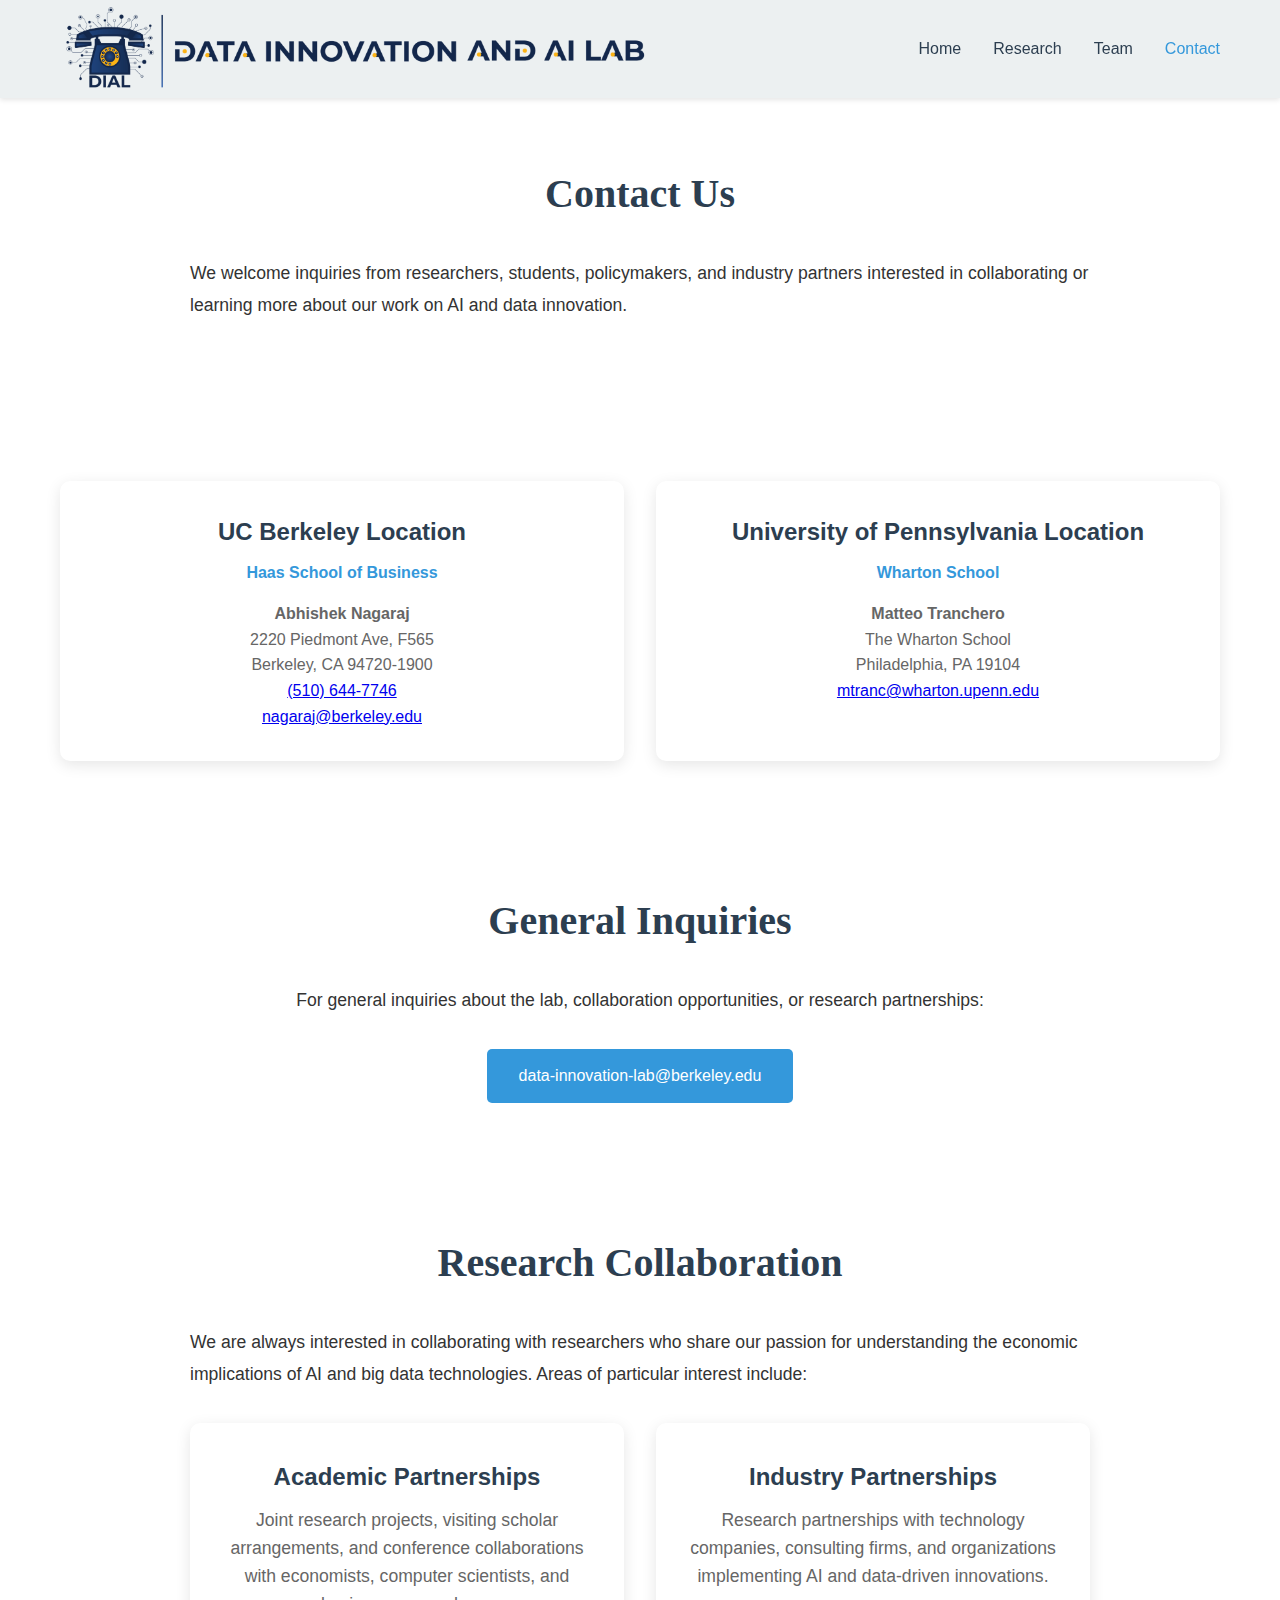
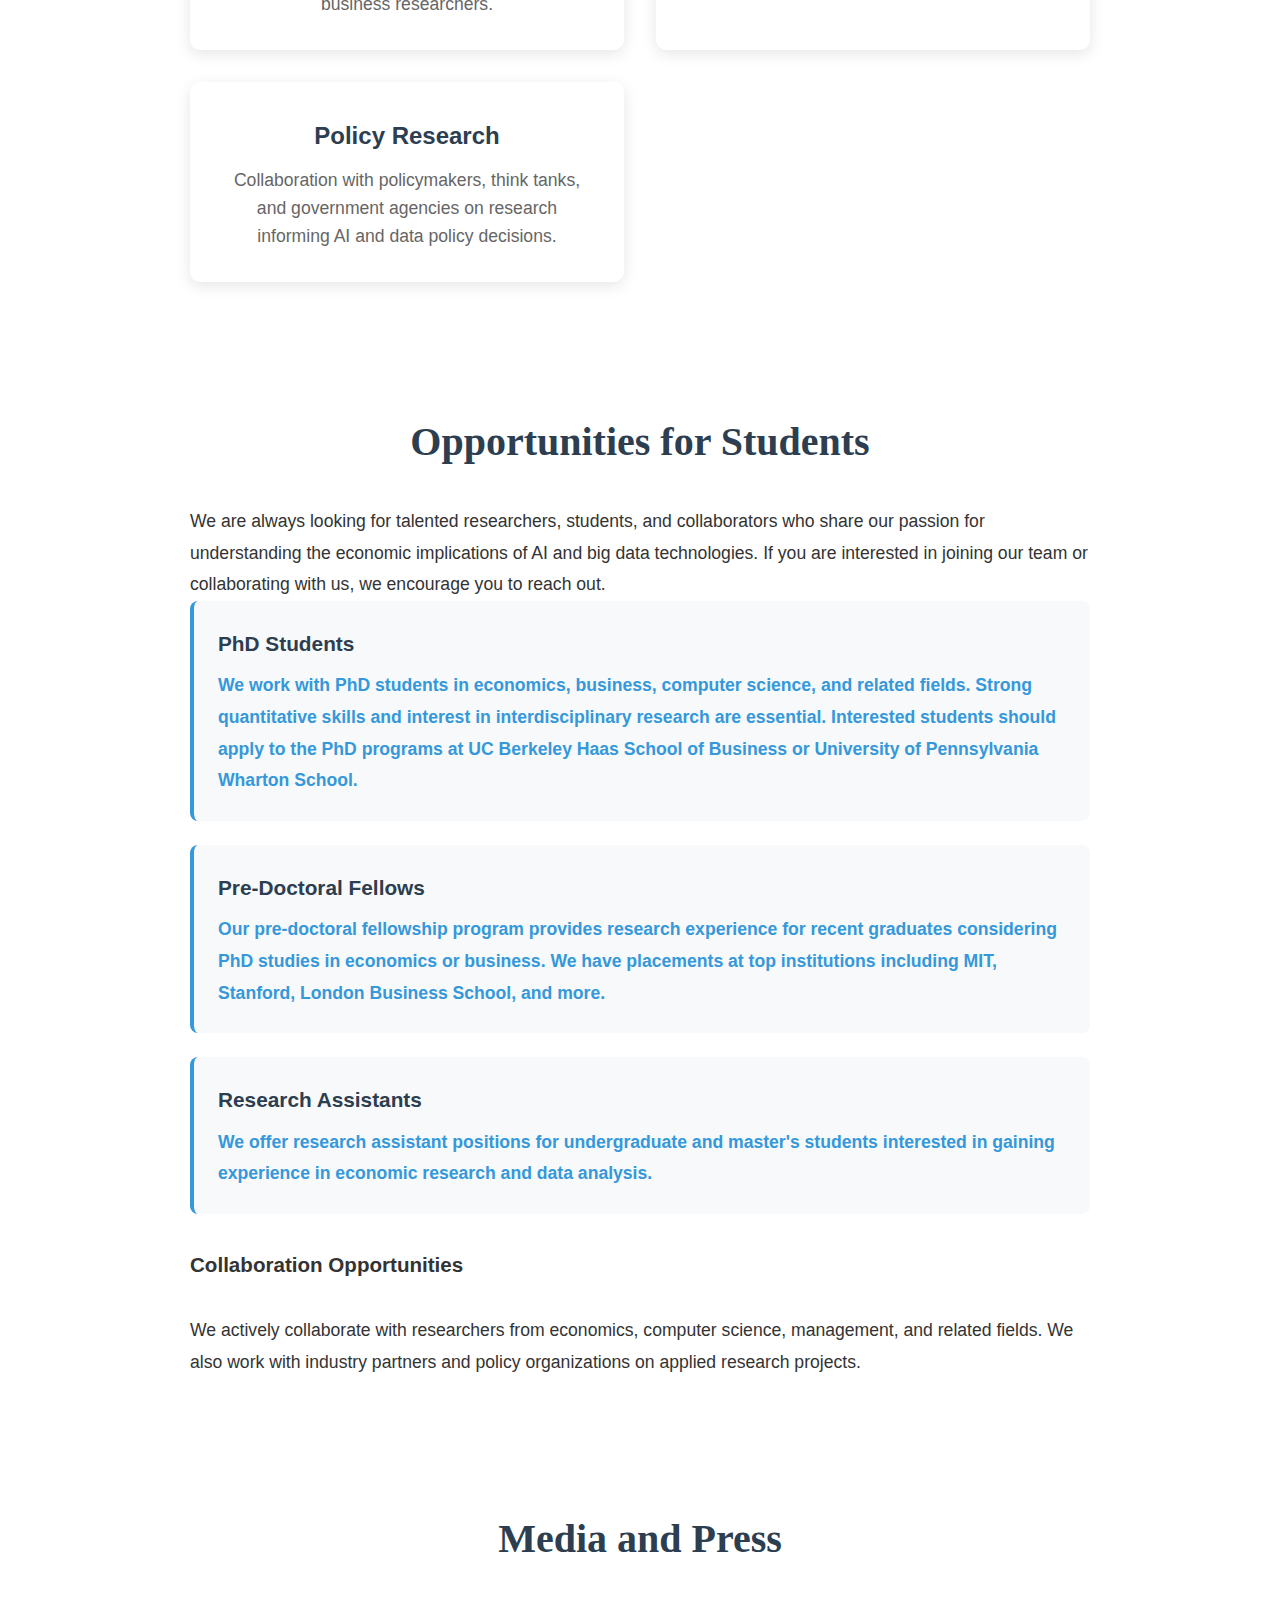
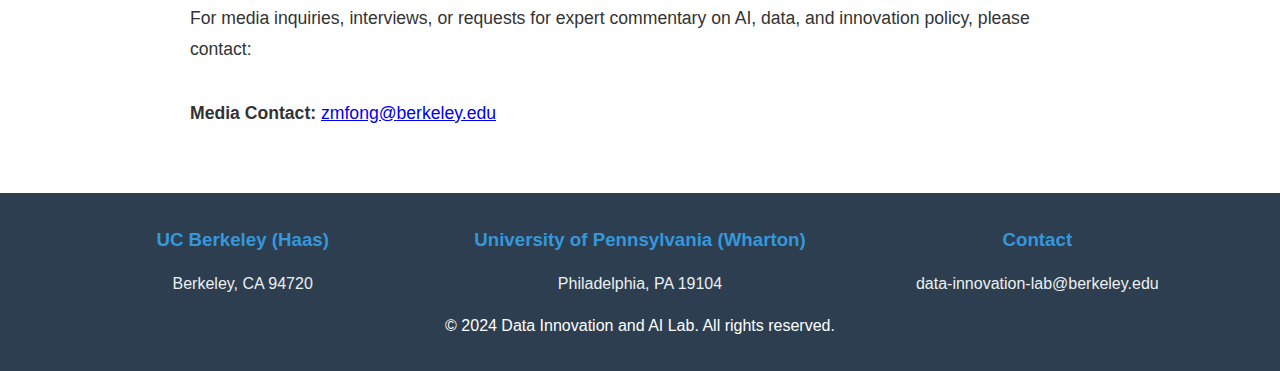
<file: contact.html>
<!DOCTYPE html>
<html lang="en">
<head>
    <meta charset="UTF-8">
    <meta name="viewport" content="width=device-width, initial-scale=1.0">
    <title>Contact - Data Innovation and AI Lab</title>
    <link rel="icon" type="image/png" href="images/DIAL-logo-(PNG).png">
    <link rel="stylesheet" href="css/style.css">
</head>
<body>
    <nav class="nav">
        <div class="container nav__container">
            <a href="index.html" class="nav__logo">
                <img src="logos/DIAL_logo_long.png" alt="Data Innovation and AI Lab" class="nav__logo-img">
            </a>
            <ul class="nav__menu" id="nav-menu">
                <li><a href="index.html" class="nav__link">Home</a></li>
                <li><a href="research.html" class="nav__link">Research</a></li>
                <li><a href="team.html" class="nav__link">Team</a></li>
                <li><a href="contact.html" class="nav__link nav__link--active">Contact</a></li>
            </ul>
            <button class="nav__toggle" id="nav-toggle">☰</button>
        </div>
    </nav>

    <main class="main">
        <div class="container">
            <section class="section">
                <h1 class="section__title">Contact Us</h1>
                <div class="section__content">
                    <p>
                        We welcome inquiries from researchers, students, policymakers, and industry partners 
                        interested in collaborating or learning more about our work on AI and data innovation.
                    </p>
                </div>
            </section>

            <section class="section">
                <div class="team-grid">
                    <div class="team-card">
                        <h3 class="team-card__name">UC Berkeley Location</h3>
                        <p class="team-card__role">Haas School of Business</p>
                        <p class="team-card__bio">
                            <strong>Abhishek Nagaraj</strong><br>
                            2220 Piedmont Ave, F565<br>
                            Berkeley, CA 94720-1900<br>
                            <a href="tel:510-644-7746">(510) 644-7746</a><br>
                            <a href="mailto:nagaraj@berkeley.edu">nagaraj@berkeley.edu</a>
                        </p>
                    </div>

                    <div class="team-card">
                        <h3 class="team-card__name">University of Pennsylvania Location</h3>
                        <p class="team-card__role">Wharton School</p>
                        <p class="team-card__bio">
                            <strong>Matteo Tranchero</strong><br>
                            The Wharton School<br>
                            Philadelphia, PA 19104<br>
                            <a href="mailto:mtranc@wharton.upenn.edu">mtranc@wharton.upenn.edu</a>
                        </p>
                    </div>
                </div>
            </section>

            <section class="section">
                <h2 class="section__title">General Inquiries</h2>
                <div class="section__content text-center">
                    <p>
                        For general inquiries about the lab, collaboration opportunities, or research partnerships:
                    </p>
                    <p class="mt-2">
                        <a href="mailto:data-innovation-lab@berkeley.edu" class="btn">data-innovation-lab@berkeley.edu</a>
                    </p>
                </div>
            </section>

            <section class="section">
                <h2 class="section__title">Research Collaboration</h2>
                <div class="section__content">
                    <p>
                        We are always interested in collaborating with researchers who share our passion for 
                        understanding the economic implications of AI and big data technologies. Areas of 
                        particular interest include:
                    </p>
                    
                    <div class="team-grid mt-2">
                        <div class="team-card">
                            <h3 class="team-card__name">Academic Partnerships</h3>
                            <p class="team-card__bio">
                                Joint research projects, visiting scholar arrangements, and conference collaborations 
                                with economists, computer scientists, and business researchers.
                            </p>
                        </div>
                        
                        <div class="team-card">
                            <h3 class="team-card__name">Industry Partnerships</h3>
                            <p class="team-card__bio">
                                Research partnerships with technology companies, consulting firms, and organizations 
                                implementing AI and data-driven innovations.
                            </p>
                        </div>
                        
                        <div class="team-card">
                            <h3 class="team-card__name">Policy Research</h3>
                            <p class="team-card__bio">
                                Collaboration with policymakers, think tanks, and government agencies on research 
                                informing AI and data policy decisions.
                            </p>
                        </div>
                    </div>
                </div>
            </section>

            <section class="section">
                <h2 class="section__title">Opportunities for Students</h2>
                <div class="section__content">
                    <p>
                        We are always looking for talented researchers, students, and collaborators who share our passion
                        for understanding the economic implications of AI and big data technologies. If you are interested
                        in joining our team or collaborating with us, we encourage you to reach out.
                    </p>

                    <div class="publication">
                        <h3 class="publication__title">PhD Students</h3>
                        <p class="publication__venue">
                            We work with PhD students in economics, business, computer science, and related fields.
                            Strong quantitative skills and interest in interdisciplinary research are essential.
                            Interested students should apply to the PhD programs at UC Berkeley Haas School of Business or University of Pennsylvania Wharton School.
                        </p>
                    </div>
                    
                    <div class="publication">
                        <h3 class="publication__title">Pre-Doctoral Fellows</h3>
                        <p class="publication__venue">
                            Our pre-doctoral fellowship program provides research experience for recent graduates 
                            considering PhD studies in economics or business. We have placements at top institutions 
                            including MIT, Stanford, London Business School, and more.
                        </p>
                    </div>
                    
                    <div class="publication">
                        <h3 class="publication__title">Research Assistants</h3>
                        <p class="publication__venue">
                            We offer research assistant positions for undergraduate and master's students 
                            interested in gaining experience in economic research and data analysis.
                        </p>
                    </div>
                    
                    <h3 class="mt-2 mb-2">Collaboration Opportunities</h3>
                    <p>
                        We actively collaborate with researchers from economics, computer science, management, and related fields. 
                        We also work with industry partners and policy organizations on applied research projects.
                    </p>
                </div>
            </section>

            <section class="section">
                <h2 class="section__title">Media and Press</h2>
                <div class="section__content">
                    <p>
                        For media inquiries, interviews, or requests for expert commentary on AI, data,
                        and innovation policy, please contact:
                    </p>

                    <p class="mt-2">
                        <strong>Media Contact:</strong>
                        <a href="mailto:zmfong@berkeley.edu">zmfong@berkeley.edu</a>
                    </p>
                </div>
            </section>
        </div>
    </main>

    <footer class="footer">
        <div class="container">
            <div class="footer__content">
                <div class="footer__section">
                    <h3>UC Berkeley (Haas)</h3>
                    <p>Berkeley, CA 94720</p>
                </div>
                <div class="footer__section">
                    <h3>University of Pennsylvania (Wharton)</h3>
                    <p>Philadelphia, PA 19104</p>
                </div>
                <div class="footer__section">
                    <h3>Contact</h3>
                    <p><a href="mailto:data-innovation-lab@berkeley.edu">data-innovation-lab@berkeley.edu</a></p>
                </div>
            </div>
            <p>&copy; 2024 Data Innovation and AI Lab. All rights reserved.</p>
        </div>
    </footer>

    <script src="js/main.js"></script>
</body>
</html>
</file>
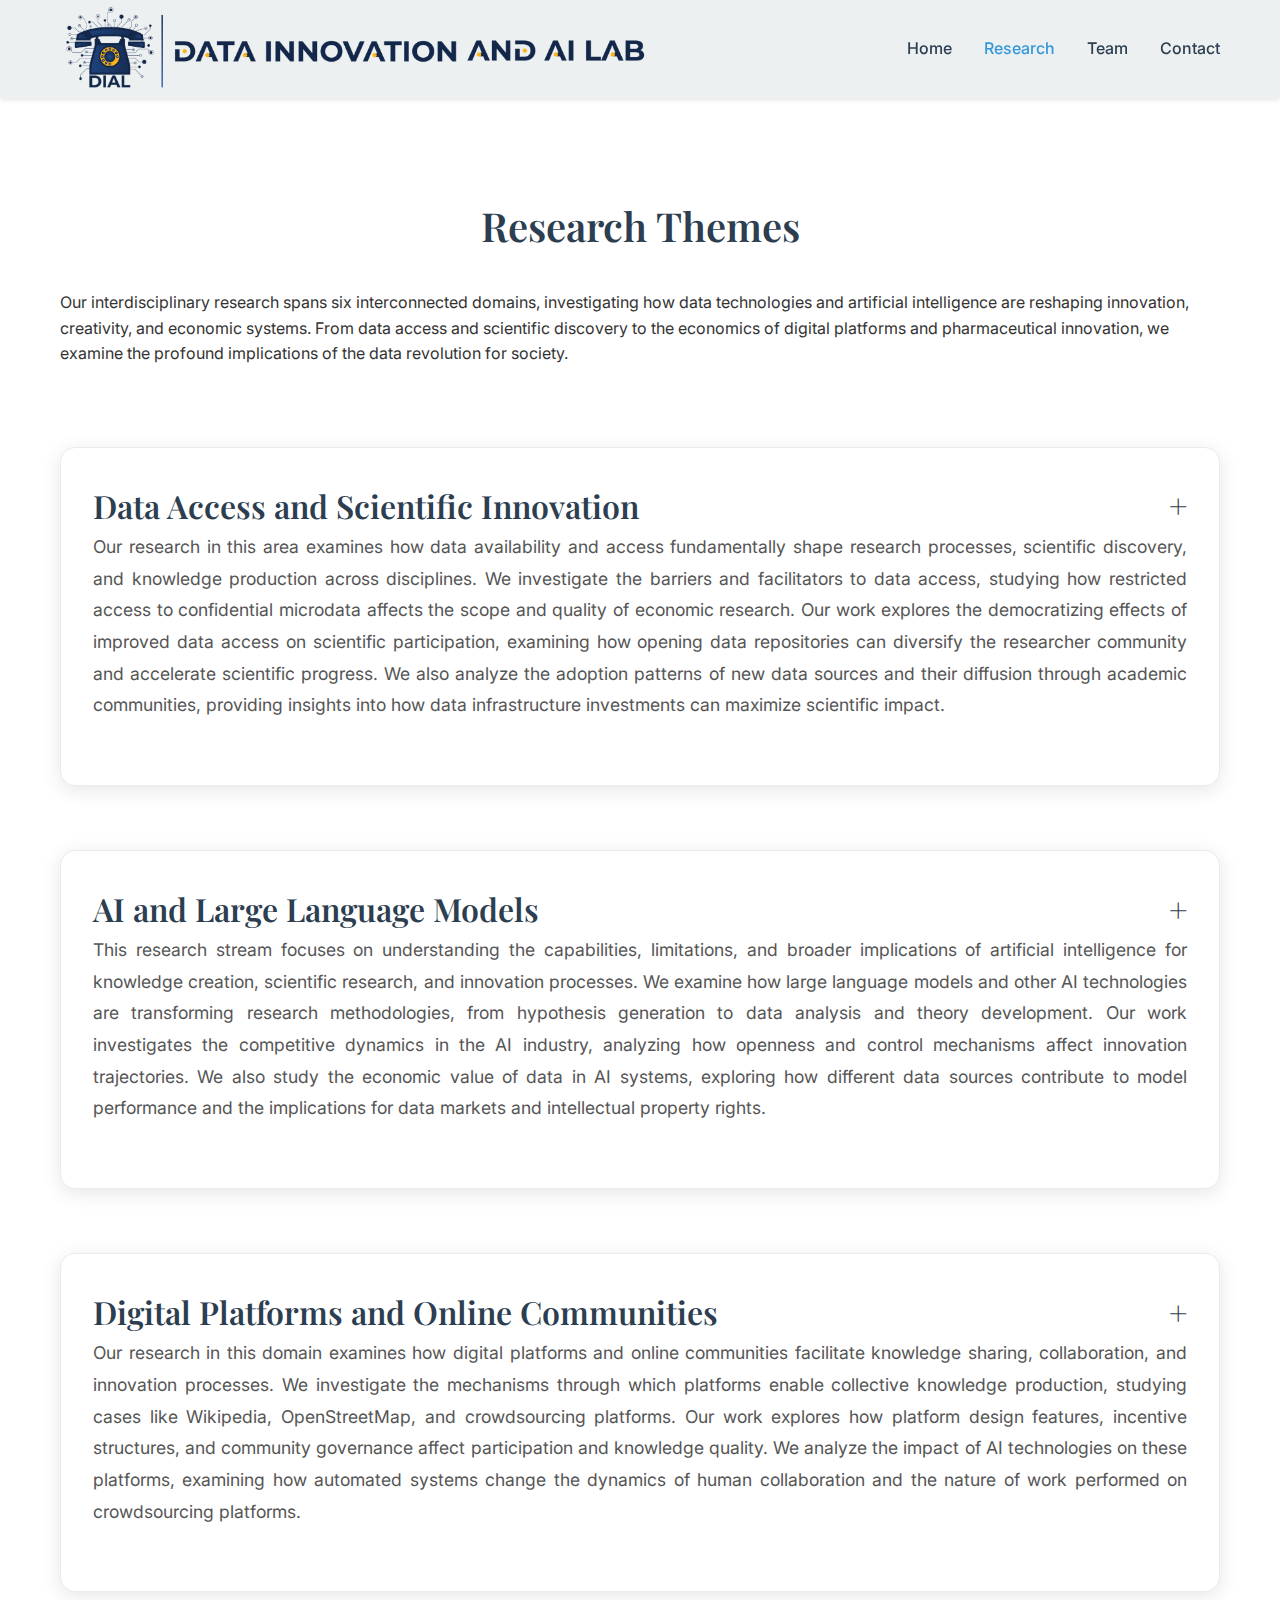
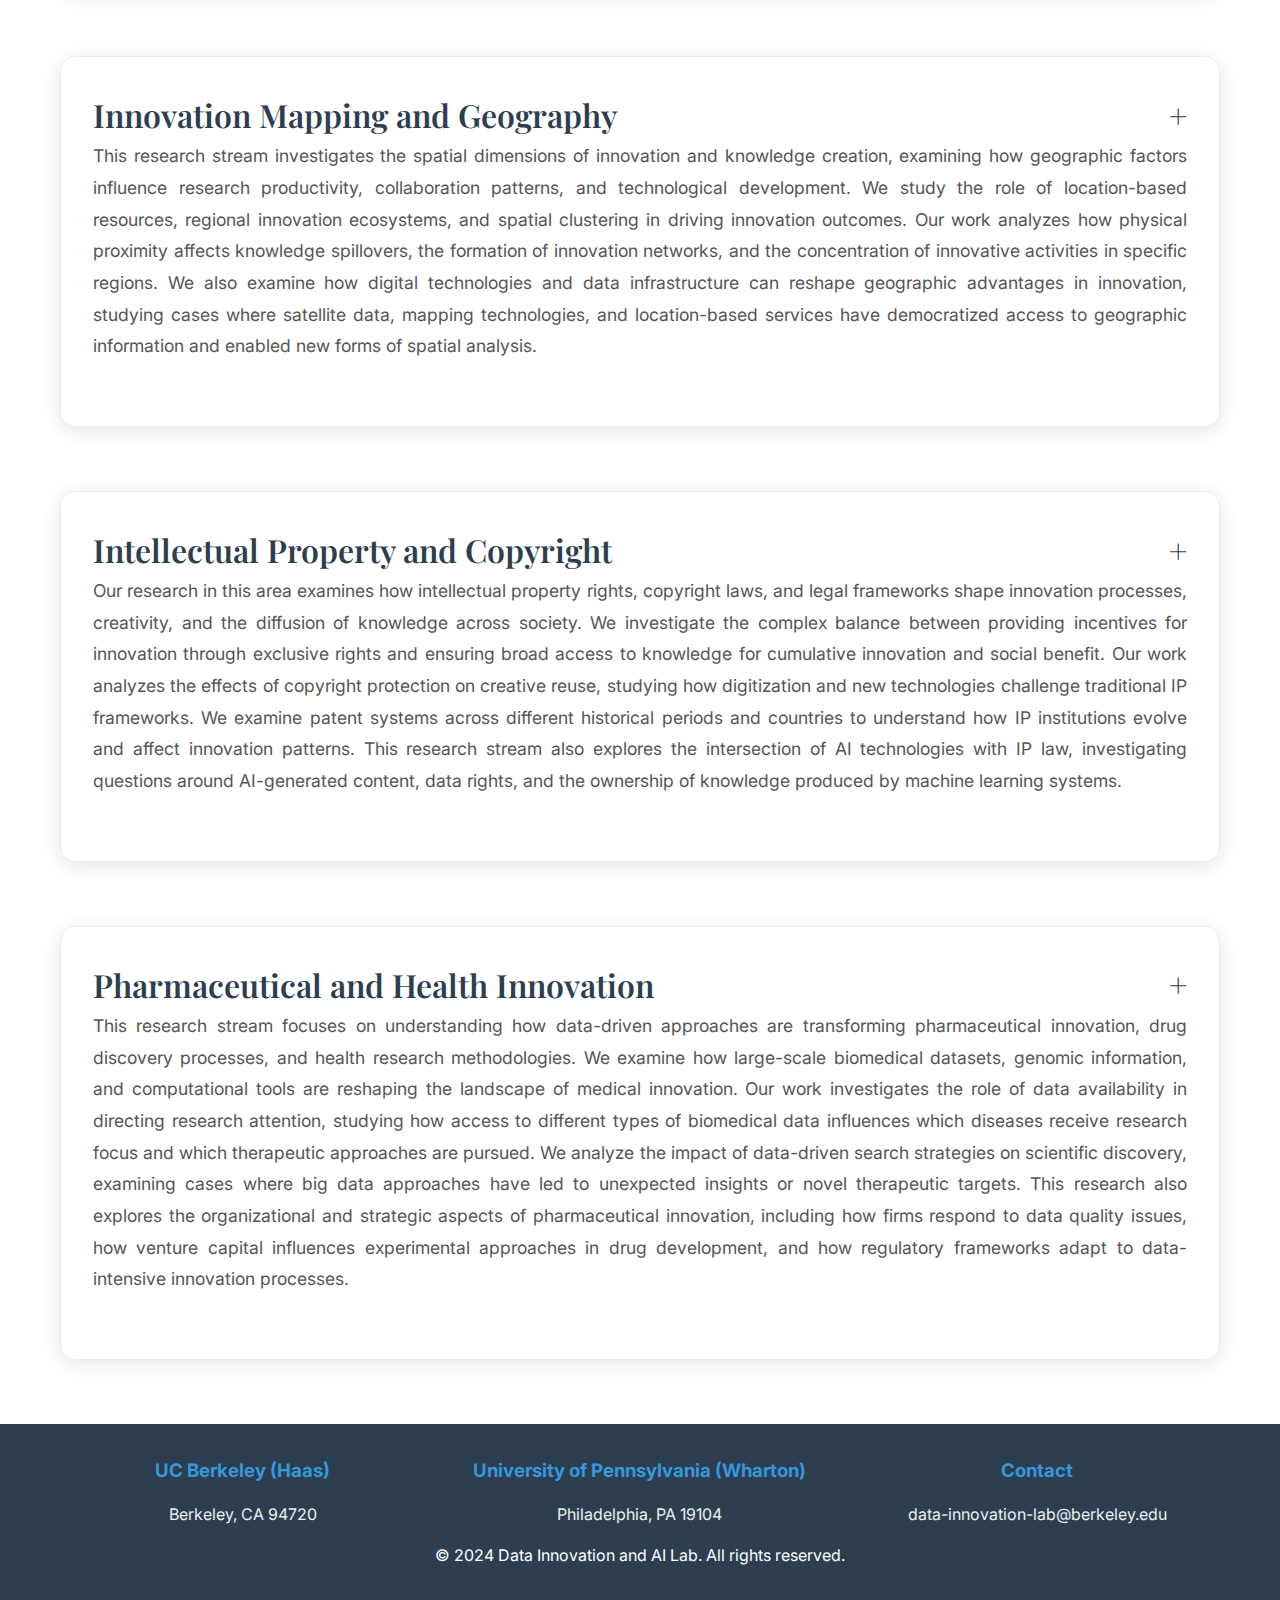
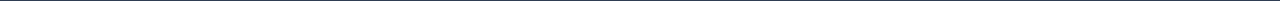
<file: research.html>
<!DOCTYPE html>
<html lang="en">
<head>
    <meta charset="UTF-8">
    <meta name="viewport" content="width=device-width, initial-scale=1.0">
    <title>Research - Data Innovation and AI Lab</title>
    <link rel="icon" type="image/png" href="images/DIAL-logo-(PNG).png">
    <link rel="stylesheet" href="css/style.css">
    <link href="https://fonts.googleapis.com/css2?family=Inter:wght@300;400;500;600;700&family=Playfair+Display:wght@400;500;600;700&display=swap" rel="stylesheet">
</head>
<body>
    <nav class="nav">
        <div class="container nav__container">
            <a href="index.html" class="nav__logo">
                <img src="logos/DIAL_logo_long.png" alt="Data Innovation and AI Lab" class="nav__logo-img">
            </a>
            <ul class="nav__menu" id="nav-menu">
                <li><a href="index.html" class="nav__link">Home</a></li>
                <li><a href="research.html" class="nav__link nav__link--active">Research</a></li>
                <li><a href="team.html" class="nav__link">Team</a></li>
                <li><a href="contact.html" class="nav__link">Contact</a></li>
            </ul>
            <button class="nav__toggle" id="nav-toggle">☰</button>
        </div>
    </nav>

    <main>
        <section class="hero-section" style="padding-top: 6rem; padding-bottom: 3rem;">
            <div class="container">
                <h1 class="section__title">Research Themes</h1>
                <p class="hero-subtitle">Our interdisciplinary research spans six interconnected domains, investigating how data technologies and artificial intelligence are reshaping innovation, creativity, and economic systems. From data access and scientific discovery to the economics of digital platforms and pharmaceutical innovation, we examine the profound implications of the data revolution for society.</p>
            </div>
        </section>

        <section class="research-themes" style="padding-top: 2rem;">
            <div class="container">

                <!-- Theme 1: Data Access and Scientific Innovation -->
                <div class="research-theme">
                    <h2 class="theme-header" onclick="toggleTheme(this)">Data Access and Scientific Innovation <span class="toggle-icon">+</span></h2>
                    <p class="theme-description">Our research in this area examines how data availability and access fundamentally shape research processes, scientific discovery, and knowledge production across disciplines. We investigate the barriers and facilitators to data access, studying how restricted access to confidential microdata affects the scope and quality of economic research. Our work explores the democratizing effects of improved data access on scientific participation, examining how opening data repositories can diversify the researcher community and accelerate scientific progress. We also analyze the adoption patterns of new data sources and their diffusion through academic communities, providing insights into how data infrastructure investments can maximize scientific impact.</p>
                    <div class="theme-content" style="display: none;">
                        <div class="papers-section">
                            <h3>Published Papers</h3>
                            <div class="publication">
                                <h4><a href="https://www.matteotranchero.com/pdf/Nagaraj_et_al_2025_HDSR.pdf" target="_blank">Restricted-Access Data in Economic Research: Adoption, Diffusion, and Impact</a></h4>
                            <p class="authors">Fernando Stipanicic, Matteo Tranchero, and Abhishek Nagaraj</p>
                            <p class="journal">Harvard Data Science Review (forthcoming)</p>
                        </div>

                        <div class="publication">
                            <h4><a href="https://www.nber.org/books-and-chapters/data-privacy-protection-and-conduct-applied-research-methods-approaches-and-their-consequences/importance-confidential-microdata-economic-research" target="_blank">The Importance of Confidential Microdata for Economic Research</a></h4>
                            <p class="authors">Abhishek Nagaraj, Fernando Stipanicic, and Matteo Tranchero</p>
                            <p class="journal">Data Privacy Protection and the Conduct of Applied Research (forthcoming)</p>
                        </div>

                        <div class="publication">
                            <h4><a href="https://www.pnas.org/doi/10.1073/pnas.2001682117" target="_blank">Improving data access democratizes and diversifies science</a></h4>
                            <p class="authors">Abhishek Nagaraj, Esther Shears, and Mathijs de Vaan</p>
                            <p class="journal">Proceedings of the National Academy of Sciences (2020)</p>
                        </div>
                    </div>

                    <div class="papers-section">
                        <h3>Working Papers</h3>
                        <div class="publication">
                            <h4><a href="https://www.nber.org/papers/w31372" target="_blank">How Does Data Access Shape Science? Evidence from the Impact of U.S. Census's Research Data Centers on Economics Research</a></h4>
                            <p class="authors">Abhishek Nagaraj and Matteo Tranchero</p>
                            <p class="status">Under Review</p>
                        </div>

                        <div class="publication">
                            <h4><a href="https://www.nber.org/papers/w32401" target="_blank">The Streetlight Effect in Data-Driven Exploration</a></h4>
                            <p class="authors">Johannes Hoelzemann, Gustavo Manso, Abhishek Nagaraj, and Matteo Tranchero</p>
                            <p class="status">Under Review</p>
                        </div>
                    </div>
                    </div>
                </div>

                <!-- Theme 2: AI and Large Language Models -->
                <div class="research-theme">
                    <h2 class="theme-header" onclick="toggleTheme(this)">AI and Large Language Models <span class="toggle-icon">+</span></h2>
                    <p class="theme-description">This research stream focuses on understanding the capabilities, limitations, and broader implications of artificial intelligence for knowledge creation, scientific research, and innovation processes. We examine how large language models and other AI technologies are transforming research methodologies, from hypothesis generation to data analysis and theory development. Our work investigates the competitive dynamics in the AI industry, analyzing how openness and control mechanisms affect innovation trajectories. We also study the economic value of data in AI systems, exploring how different data sources contribute to model performance and the implications for data markets and intellectual property rights.</p>
                    <div class="theme-content" style="display: none;">
                        <div class="papers-section">
                            <h3>Published Papers</h3>
                            <div class="publication">
                                <h4><a href="https://www.nber.org/papers/w32474" target="_blank">Old Moats for New Models: Openness, Control, and Competition in Generative AI</a></h4>
                                <p class="authors">Abhishek Nagaraj, Pierre Azoulay, and Joshua Krieger</p>
                                <p class="journal">Entrepreneurship and Innovation Policy and the Economy (2024)</p>
                            </div>

                            <div class="publication">
                                <h4><a href="https://hdsr.mitpress.mit.edu/pub/c84g7tz9/release/2" target="_blank">A Mapping Lens to Estimating Data Value</a></h4>
                                <p class="authors">Abhishek Nagaraj</p>
                                <p class="journal">Harvard Data Science Review (2024)</p>
                            </div>
                        </div>

                        <div class="papers-section">
                            <h3>Working Papers</h3>
                            <div class="publication">
                                <h4><a href="https://www.nber.org/papers/w33033" target="_blank">Theorizing with Large Language Models</a></h4>
                                <p class="authors">Matteo Tranchero, Cecil-Francis Brenninkmeijer, Arul Murugan, and Abhishek Nagaraj</p>
                                <p class="status">Revise and Resubmit</p>
                            </div>

                            <div class="publication">
                                <h4><a href="https://www.abhishekn.com/publications-all/gabe-llm-psh9l" target="_blank">Cloze Encounters: The Impact of Pirated Data Access on LLM Performance</a></h4>
                                <p class="authors">Abhishek Nagaraj and Stella Jia</p>
                                <p class="status">Working Paper</p>
                            </div>
                        </div>
                    </div>
                </div>

                <!-- Theme 3: Digital Platforms and Online Communities -->
                <div class="research-theme">
                    <h2 class="theme-header" onclick="toggleTheme(this)">Digital Platforms and Online Communities <span class="toggle-icon">+</span></h2>
                    <p class="theme-description">Our research in this domain examines how digital platforms and online communities facilitate knowledge sharing, collaboration, and innovation processes. We investigate the mechanisms through which platforms enable collective knowledge production, studying cases like Wikipedia, OpenStreetMap, and crowdsourcing platforms. Our work explores how platform design features, incentive structures, and community governance affect participation and knowledge quality. We analyze the impact of AI technologies on these platforms, examining how automated systems change the dynamics of human collaboration and the nature of work performed on crowdsourcing platforms.</p>
                    <div class="theme-content" style="display: none;">
                        <div class="papers-section">
                            <h3>Published Papers</h3>
                            <div class="publication">
                                <h4><a href="https://www.nber.org/papers/w30810" target="_blank">Getting on the Map: The Impact of Online Listings on Business Performance</a></h4>
                                <p class="authors">Abhishek Nagaraj, Michael Luca, and Gauri Subramani</p>
                                <p class="journal">Management Science (forthcoming)</p>
                            </div>

                            <div class="publication">
                                <h4><a href="https://pubsonline.informs.org/doi/10.1287/stsc.2022.0125" target="_blank">The Divergent Effect of Competition on Platforms: Deterring Recruits, Motivating Converts</a></h4>
                                <p class="authors">Abhishek Nagaraj and Henning Piezunka</p>
                                <p class="journal">Strategy Science (2023)</p>
                            </div>

                            <div class="publication">
                                <h4><a href="https://pubsonline.informs.org/doi/10.1287/mnsc.2020.3764" target="_blank">Information Seeding and Knowledge Production in Online Communities: Evidence from OpenStreetMap</a></h4>
                                <p class="authors">Abhishek Nagaraj</p>
                                <p class="journal">Management Science (2021)</p>
                            </div>

                            <div class="publication">
                                <h4><a href="https://www.abhishekn.com/publications-all/social-learning-in-the-covid-19-pandemic-community-establishments-closure-decisions-follow-those-of-nearby-chain-establishments" target="_blank">Social Influence in the COVID-19 Pandemic: Community Establishments' Closure Decisions Follow Those of Nearby Chain Establishments</a></h4>
                                <p class="authors">Abhishek Nagaraj, Mathijs de Vaan, Saqib Mumtaz, and Sameer Srivastava</p>
                                <p class="journal">Management Science (2021)</p>
                            </div>
                        </div>

                        <div class="papers-section">
                            <h3>Working Papers</h3>
                            <div class="publication">
                                <h4>The Impact of AI on Crowdsourcing</h4>
                                <p class="authors">Abhishek Nagaraj, Srikanth Prasad, and Eunae Yoo</p>
                                <p class="status">Ongoing Project</p>
                            </div>
                        </div>
                    </div>
                </div>

                <!-- Theme 4: Innovation Mapping and Geography -->
                <div class="research-theme">
                    <h2 class="theme-header" onclick="toggleTheme(this)">Innovation Mapping and Geography <span class="toggle-icon">+</span></h2>
                    <p class="theme-description">This research stream investigates the spatial dimensions of innovation and knowledge creation, examining how geographic factors influence research productivity, collaboration patterns, and technological development. We study the role of location-based resources, regional innovation ecosystems, and spatial clustering in driving innovation outcomes. Our work analyzes how physical proximity affects knowledge spillovers, the formation of innovation networks, and the concentration of innovative activities in specific regions. We also examine how digital technologies and data infrastructure can reshape geographic advantages in innovation, studying cases where satellite data, mapping technologies, and location-based services have democratized access to geographic information and enabled new forms of spatial analysis.</p>
                    <div class="theme-content" style="display: none;">
                        <div class="papers-section">
                            <h3>Published Papers</h3>
                            <div class="publication">
                                <h4><a href="https://www.abhishekn.com/publications-all/geographic-bias-management" target="_blank">Geographic Inequality in Management Research</a></h4>
                                <p class="authors">Abhishek Nagaraj and Hongyu Yao</p>
                                <p class="journal">Research in the Sociology of Organizations (forthcoming)</p>
                            </div>

                            <div class="publication">
                                <h4><a href="https://pubsonline.informs.org/doi/10.1287/mnsc.2020.3878" target="_blank">The Private Impact of Public Data: Landsat Satellite Maps Increased Gold Discoveries and Encouraged Entry</a></h4>
                                <p class="authors">Abhishek Nagaraj</p>
                                <p class="journal">Management Science (2022)</p>
                            </div>

                            <div class="publication">
                                <h4><a href="https://www.aeaweb.org/articles?id=10.1257%2Fjep.34.1.196" target="_blank">The Economics of Maps</a></h4>
                                <p class="authors">Abhishek Nagaraj and Scott Stern</p>
                                <p class="journal">Journal of Economic Perspectives (2020)</p>
                            </div>
                        </div>

                        <div class="papers-section">
                            <h3>Working Papers</h3>
                            <div class="publication">
                                <h4>The Geography of Science</h4>
                                <p class="authors">Abhishek Nagaraj and Hongyu Yao</p>
                                <p class="status">Ongoing Project</p>
                            </div>

                            <div class="publication">
                                <h4>300 Years of British Patents</h4>
                                <p class="authors">Enrico Berkes, Michael Chen, and Matteo Tranchero</p>
                                <p class="status">Revise and Resubmit</p>
                            </div>
                        </div>
                    </div>
                </div>

                <!-- Theme 5: Intellectual Property and Copyright -->
                <div class="research-theme">
                    <h2 class="theme-header" onclick="toggleTheme(this)">Intellectual Property and Copyright <span class="toggle-icon">+</span></h2>
                    <p class="theme-description">Our research in this area examines how intellectual property rights, copyright laws, and legal frameworks shape innovation processes, creativity, and the diffusion of knowledge across society. We investigate the complex balance between providing incentives for innovation through exclusive rights and ensuring broad access to knowledge for cumulative innovation and social benefit. Our work analyzes the effects of copyright protection on creative reuse, studying how digitization and new technologies challenge traditional IP frameworks. We examine patent systems across different historical periods and countries to understand how IP institutions evolve and affect innovation patterns. This research stream also explores the intersection of AI technologies with IP law, investigating questions around AI-generated content, data rights, and the ownership of knowledge produced by machine learning systems.</p>
                    <div class="theme-content" style="display: none;">
                        <div class="papers-section">
                            <h3>Published Papers</h3>
                            <div class="publication">
                                <h4><a href="https://www.aeaweb.org/articles?id=10.1257/pol.20210702" target="_blank">Digitization and the Demand for Physical Works: Evidence from the Google Books Project</a></h4>
                                <p class="authors">Abhishek Nagaraj and Imke Reimers</p>
                                <p class="journal">American Economic Journal: Policy (2023)</p>
                            </div>

                            <div class="publication">
                                <h4><a href="https://papers.ssrn.com/sol3/papers.cfm?abstract_id=2810761" target="_blank">Does Copyright Affect Reuse? Evidence from Google Books and Wikipedia</a></h4>
                                <p class="authors">Abhishek Nagaraj</p>
                                <p class="journal">Management Science (2018)</p>
                            </div>
                        </div>

                        <div class="papers-section">
                            <h3>Working Papers</h3>
                            <div class="publication">
                                <h4><a href="https://papers.ssrn.com/sol3/papers.cfm?abstract_id=3464483" target="_blank">Patterns of innovation during the Industrial Revolution: A reappraisal using a composite indicator of patent quality</a></h4>
                                <p class="authors">Alessandro Nuvolari, Valentina Tartari, and Matteo Tranchero</p>
                                <p class="journal">Explorations in Economic History (2021)</p>
                            </div>
                        </div>
                    </div>
                </div>

                <!-- Theme 6: Pharmaceutical and Health Innovation -->
                <div class="research-theme">
                    <h2 class="theme-header" onclick="toggleTheme(this)">Pharmaceutical and Health Innovation <span class="toggle-icon">+</span></h2>
                    <p class="theme-description">This research stream focuses on understanding how data-driven approaches are transforming pharmaceutical innovation, drug discovery processes, and health research methodologies. We examine how large-scale biomedical datasets, genomic information, and computational tools are reshaping the landscape of medical innovation. Our work investigates the role of data availability in directing research attention, studying how access to different types of biomedical data influences which diseases receive research focus and which therapeutic approaches are pursued. We analyze the impact of data-driven search strategies on scientific discovery, examining cases where big data approaches have led to unexpected insights or novel therapeutic targets. This research also explores the organizational and strategic aspects of pharmaceutical innovation, including how firms respond to data quality issues, how venture capital influences experimental approaches in drug development, and how regulatory frameworks adapt to data-intensive innovation processes.</p>
                    <div class="theme-content" style="display: none;">
                        <div class="papers-section">
                            <h3>Published Papers</h3>
                            <div class="publication">
                                <h4><a href="https://www.matteotranchero.com/pdf/Diamondsintherough_Tranchero_Dec2024.pdf" target="_blank">Finding Diamonds in the Rough: Data-Driven Opportunities and Pharmaceutical Innovation</a></h4>
                                <p class="authors">Matteo Tranchero</p>
                                <p class="status">Revise and Resubmit</p>
                                <p class="awards">Winner: TIM Best Paper Award, Academy of Management (2024)</p>
                            </div>

                            <div class="publication">
                                <h4><a href="https://www.matteotranchero.com/pdf/Data_Driven_Search_May2025.pdf" target="_blank">Data-Driven Search and the Birth of Theory: Evidence from Genome-Wide Association Studies</a></h4>
                                <p class="authors">Matteo Tranchero</p>
                                <p class="status">Revise and Resubmit</p>
                            </div>

                            <div class="publication">
                                <h4>Misleading Science Maps: Firm Responses to Data Malpractice in Alzheimer's Research</h4>
                                <p class="authors">Matteo Tranchero, Christian Fons-Rosen, and Lee Fleming</p>
                                <p class="status">Working Paper</p>
                            </div>
                        </div>

                        <div class="papers-section">
                            <h3>Working Papers</h3>
                            <div class="publication">
                                <h4>The Impact of VC Investment on Entrepreneurial Experimentation: Evidence from Clinical Trials</h4>
                                <p class="authors">Abhishek Nagaraj and Jennifer Kao</p>
                                <p class="status">Ongoing Project</p>
                            </div>
                        </div>
                    </div>
                </div>

            </div>
        </section>
    </main>

    <footer class="footer">
        <div class="container">
            <div class="footer__content">
                <div class="footer__section">
                    <h3>UC Berkeley (Haas)</h3>
                    <p>Berkeley, CA 94720</p>
                </div>
                <div class="footer__section">
                    <h3>University of Pennsylvania (Wharton)</h3>
                    <p>Philadelphia, PA 19104</p>
                </div>
                <div class="footer__section">
                    <h3>Contact</h3>
                    <p><a href="mailto:data-innovation-lab@berkeley.edu">data-innovation-lab@berkeley.edu</a></p>
                </div>
            </div>
            <p>&copy; 2024 Data Innovation and AI Lab. All rights reserved.</p>
        </div>
    </footer>

    <script src="js/main.js"></script>
</body>
</html>
</file>
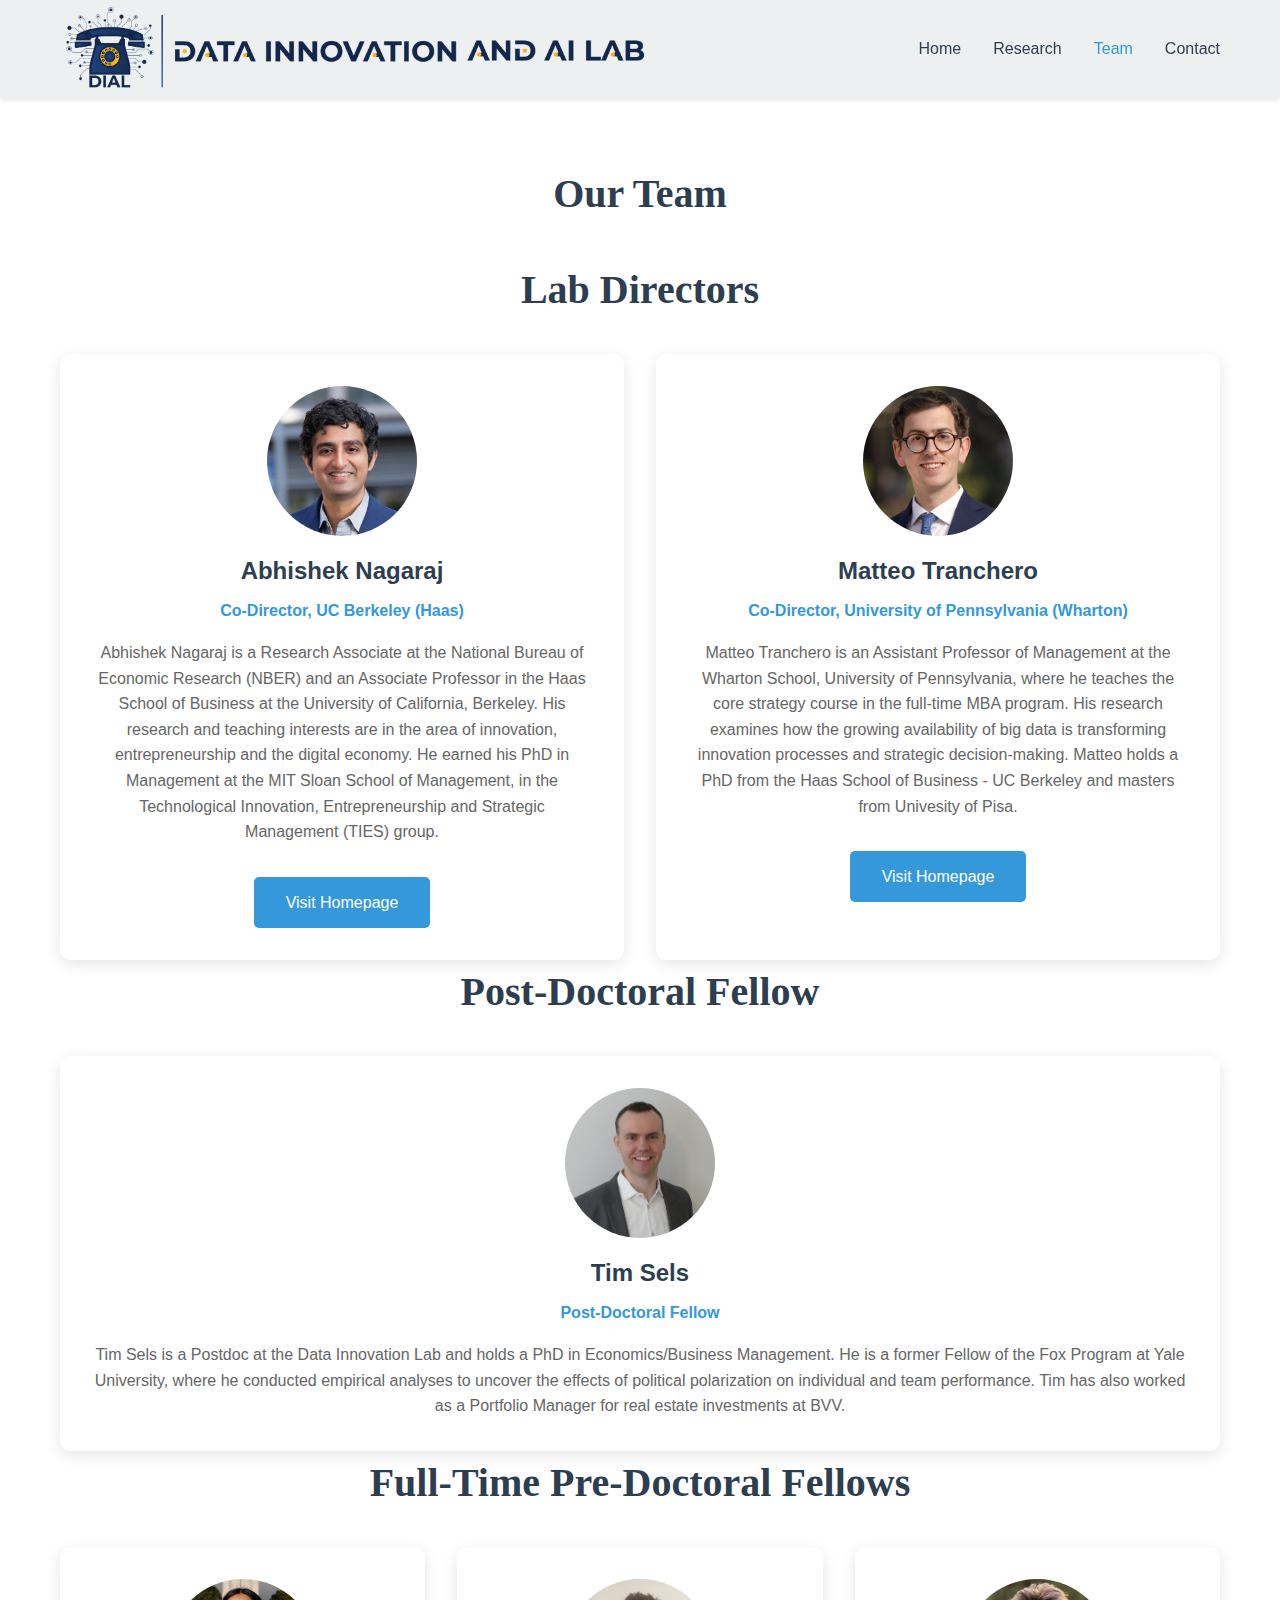
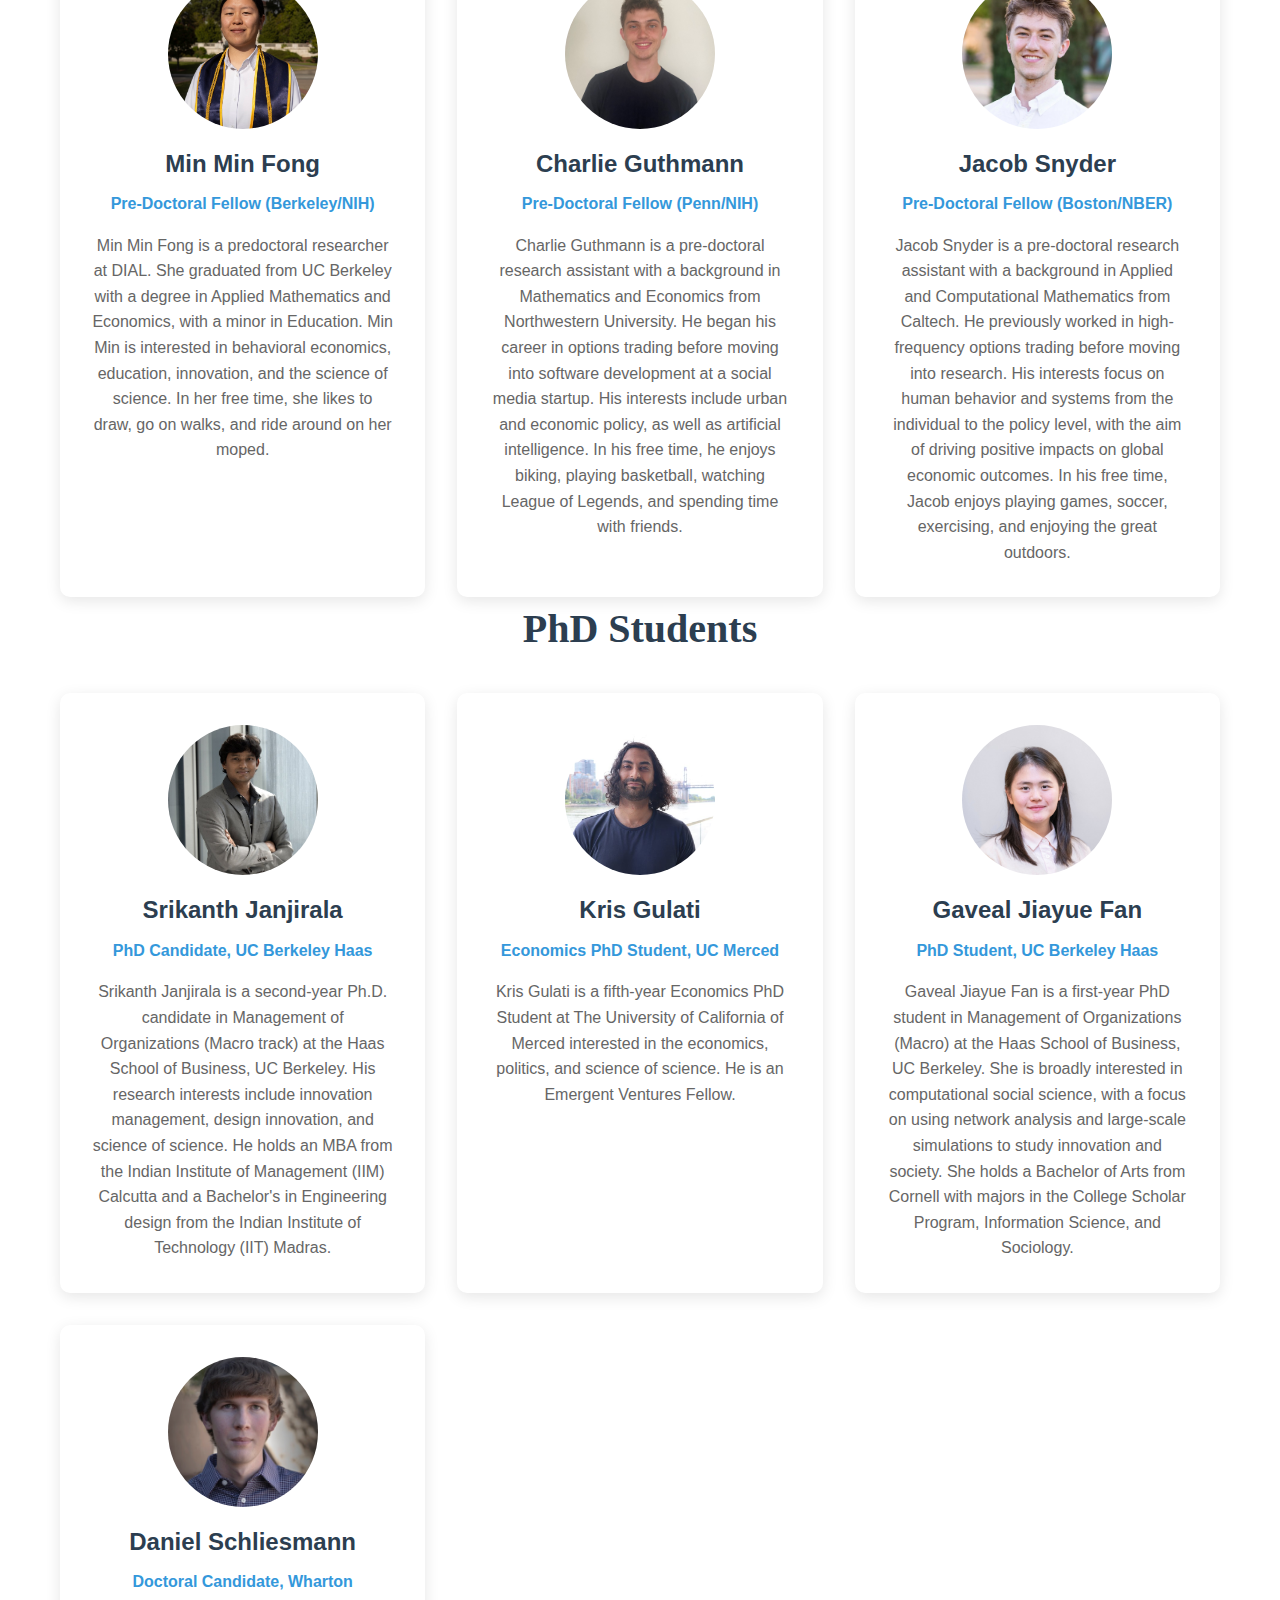
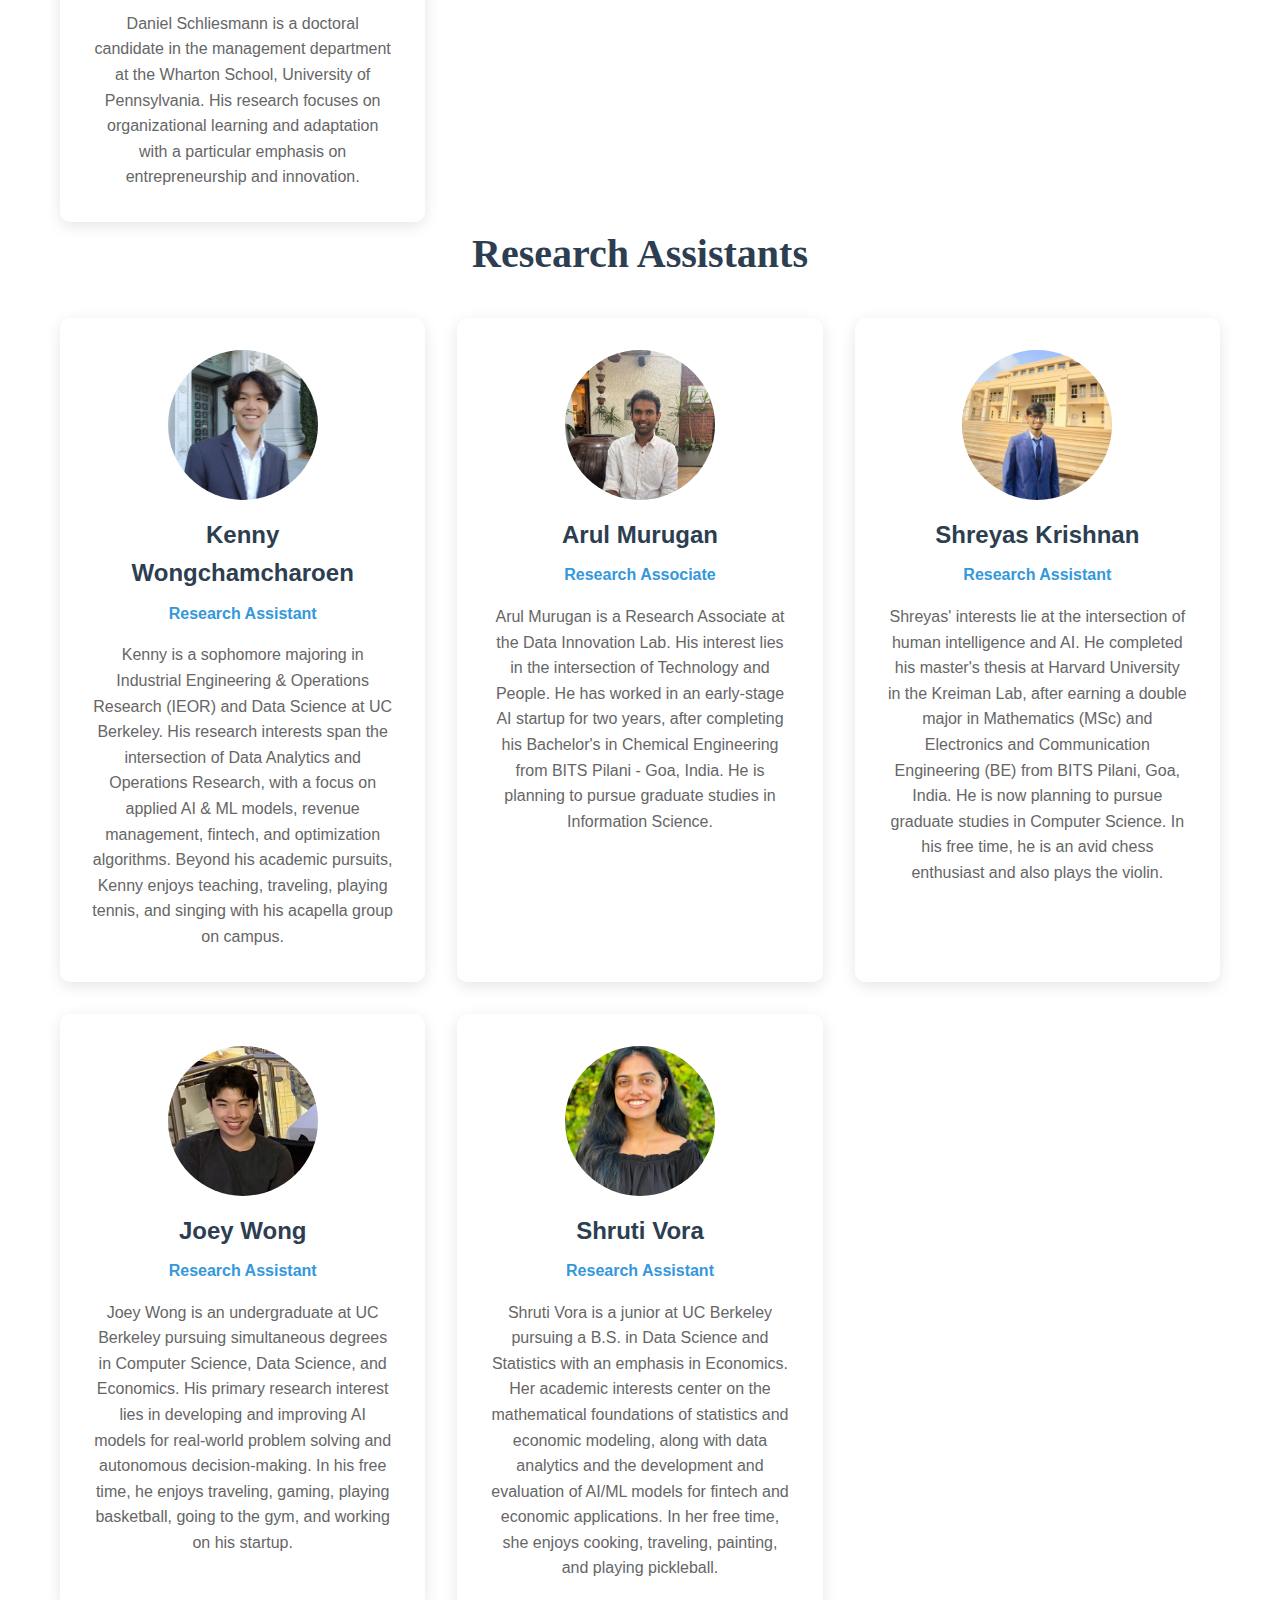
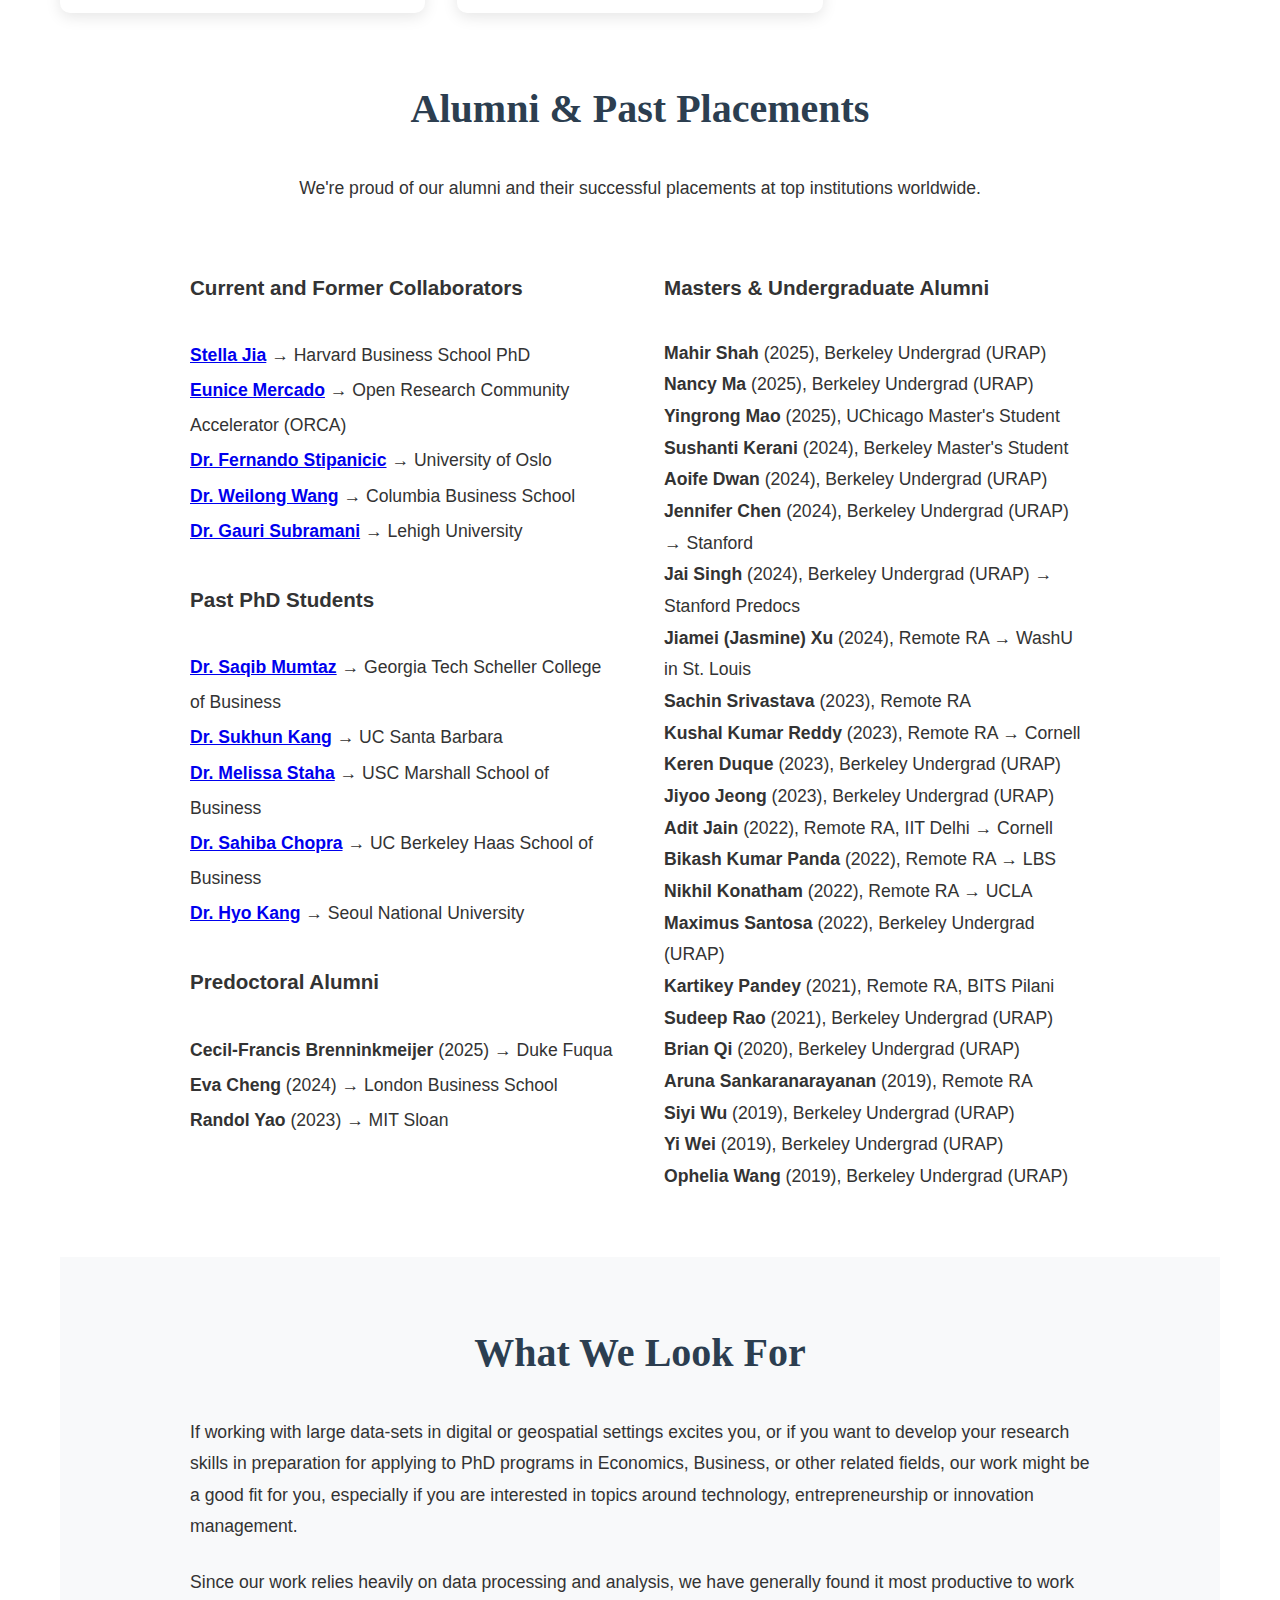
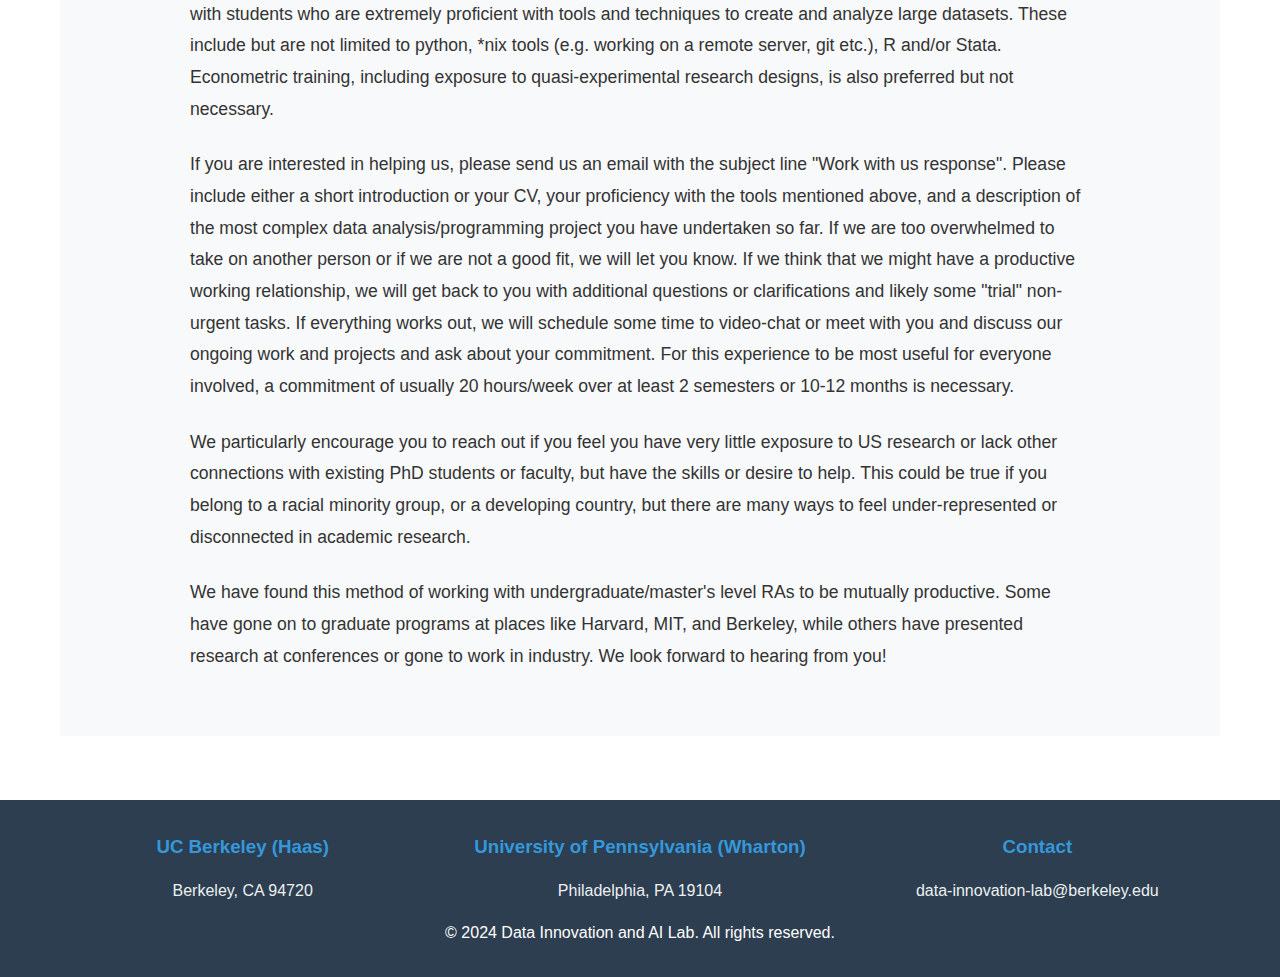
<file: team.html>
<!DOCTYPE html>
<html lang="en">
<head>
    <meta charset="UTF-8">
    <meta name="viewport" content="width=device-width, initial-scale=1.0">
    <title>Team - Data Innovation and AI Lab</title>
    <link rel="icon" type="image/png" href="images/DIAL-logo-(PNG).png">
    <link rel="stylesheet" href="css/style.css">
</head>
<body>
    <nav class="nav">
        <div class="container nav__container">
            <a href="index.html" class="nav__logo">
                <img src="logos/DIAL_logo_long.png" alt="Data Innovation and AI Lab" class="nav__logo-img">
            </a>
            <ul class="nav__menu" id="nav-menu">
                <li><a href="index.html" class="nav__link">Home</a></li>
                <li><a href="research.html" class="nav__link">Research</a></li>
                <li><a href="team.html" class="nav__link nav__link--active">Team</a></li>
                <li><a href="contact.html" class="nav__link">Contact</a></li>
            </ul>
            <button class="nav__toggle" id="nav-toggle">☰</button>
        </div>
    </nav>

    <main class="main">
        <div class="container">
            <section class="section">
                <h1 class="section__title">Our Team</h1>
                
                <h2 class="section__title">Lab Directors</h2>
                <div class="team-grid">
                    <div class="team-card">
                        <img src="images/abhishek.jpg" alt="Abhishek Nagaraj" class="team-card__photo">
                        <h3 class="team-card__name">Abhishek Nagaraj</h3>
                        <p class="team-card__role">Co-Director, UC Berkeley (Haas)</p>
                        <p class="team-card__bio">
                            Abhishek Nagaraj is a Research Associate at the National Bureau of Economic Research (NBER) and an Associate Professor in the Haas School of Business at the University of California, Berkeley. His research and teaching interests are in the area of innovation, entrepreneurship and the digital economy. He earned his PhD in Management at the MIT Sloan School of Management, in the Technological Innovation, Entrepreneurship and Strategic Management (TIES) group.
                        </p>
                        <p class="mt-2">
                            <a href="https://www.abhishekn.com" class="btn">Visit Homepage</a>
                        </p>
                    </div>
                    <div class="team-card">
                        <img src="images/matteo.jpg" alt="Matteo Tranchero" class="team-card__photo">
                        <h3 class="team-card__name">Matteo Tranchero</h3>
                        <p class="team-card__role">Co-Director, University of Pennsylvania (Wharton)</p>
                        <p class="team-card__bio">
                            Matteo Tranchero is an Assistant Professor of Management at the Wharton School, University of Pennsylvania, where he teaches the core strategy course in the full-time MBA program. His research examines how the growing availability of big data is transforming innovation processes and strategic decision-making. Matteo holds a PhD from the Haas School of Business - UC Berkeley and masters from Univesity of Pisa.
                        </p>
                        <p class="mt-2">
                            <a href="https://www.matteotranchero.com" class="btn">Visit Homepage</a>
                        </p>
                    </div>
                </div>

                <h2 class="section__title">Post-Doctoral Fellow</h2>
                <div class="team-grid">
                    <div class="team-card">
                        <img src="images/tim.jpg" alt="Tim Sels" class="team-card__photo">
                        <h3 class="team-card__name">Tim Sels</h3>
                        <p class="team-card__role">Post-Doctoral Fellow</p>
                        <p class="team-card__bio">
                            Tim Sels is a Postdoc at the Data Innovation Lab and holds a PhD in Economics/Business Management. He is a former Fellow of the Fox Program at Yale University, where he conducted empirical analyses to uncover the effects of political polarization on individual and team performance. Tim has also worked as a Portfolio Manager for real estate investments at BVV.
                        </p>
                    </div>
                </div>

                <h2 class="section__title">Full-Time Pre-Doctoral Fellows</h2>
                <div class="team-grid">
                    <div class="team-card">
                        <img src="images/min_min.jpg" alt="Min Min Fong" class="team-card__photo">
                        <h3 class="team-card__name">Min Min Fong</h3>
                        <p class="team-card__role">Pre-Doctoral Fellow (Berkeley/NIH)</p>
                        <p class="team-card__bio">
                            Min Min Fong is a predoctoral researcher at DIAL. She graduated from UC Berkeley with a degree in Applied Mathematics and Economics, with a minor in Education. Min Min is interested in behavioral economics, education, innovation, and the science of science. In her free time, she likes to draw, go on walks, and ride around on her moped.
                        </p>
                    </div>
                    <div class="team-card">
                        <img src="images/charlie.jpg" alt="Charlie Guthmann" class="team-card__photo">
                        <h3 class="team-card__name">Charlie Guthmann</h3>
                        <p class="team-card__role">Pre-Doctoral Fellow (Penn/NIH)</p>
                        <p class="team-card__bio">
                            Charlie Guthmann is a pre-doctoral research assistant with a background in Mathematics and Economics from Northwestern University. He began his career in options trading before moving into software development at a social media startup. His interests include urban and economic policy, as well as artificial intelligence. In his free time, he enjoys biking, playing basketball, watching League of Legends, and spending time with friends.
                        </p>
                    </div>
                    <div class="team-card">
                        <img src="images/jacob.jpeg" alt="Jacob Snyder" class="team-card__photo">
                        <h3 class="team-card__name">Jacob Snyder</h3>
                        <p class="team-card__role">Pre-Doctoral Fellow (Boston/NBER)</p>
                        <p class="team-card__bio">
                            Jacob Snyder is a pre-doctoral research assistant with a background in Applied and Computational Mathematics from Caltech. He previously worked in high-frequency options trading before moving into research. His interests focus on human behavior and systems from the individual to the policy level, with the aim of driving positive impacts on global economic outcomes. In his free time, Jacob enjoys playing games, soccer, exercising, and enjoying the great outdoors.
                        </p>
                    </div>
                </div>

                <h2 class="section__title">PhD Students</h2>
                <div class="team-grid">
                    <div class="team-card">
                        <img src="images/srikanth.jpg" alt="Srikanth Janjirala" class="team-card__photo">
                        <h3 class="team-card__name">Srikanth Janjirala</h3>
                        <p class="team-card__role">PhD Candidate, UC Berkeley Haas</p>
                        <p class="team-card__bio">
                            Srikanth Janjirala is a second-year Ph.D. candidate in Management of Organizations (Macro track) at the Haas School of Business, UC Berkeley. His research interests include innovation management, design innovation, and science of science. He holds an MBA from the Indian Institute of Management (IIM) Calcutta and a Bachelor's in Engineering design from the Indian Institute of Technology (IIT) Madras.
                        </p>
                    </div>
                    <div class="team-card">
                        <img src="images/kris.jpg" alt="Kris Gulati" class="team-card__photo">
                        <h3 class="team-card__name">Kris Gulati</h3>
                        <p class="team-card__role">Economics PhD Student, UC Merced</p>
                        <p class="team-card__bio">
                            Kris Gulati is a fifth-year Economics PhD Student at The University of California of Merced interested in the economics, politics, and science of science. He is an Emergent Ventures Fellow.
                        </p>
                    </div>
                    <div class="team-card">
                        <img src="images/gaveal.jpg" alt="Gaveal Jiayue Fan" class="team-card__photo">
                        <h3 class="team-card__name">Gaveal Jiayue Fan</h3>
                        <p class="team-card__role">PhD Student, UC Berkeley Haas</p>
                        <p class="team-card__bio">
                            Gaveal Jiayue Fan is a first-year PhD student in Management of Organizations (Macro) at the Haas School of Business, UC Berkeley. She is broadly interested in computational social science, with a focus on using network analysis and large-scale simulations to study innovation and society. She holds a Bachelor of Arts from Cornell with majors in the College Scholar Program, Information Science, and Sociology.
                        </p>
                    </div>
                    <div class="team-card">
                        <img src="images/daniel.png" alt="Daniel Schliesmann" class="team-card__photo">
                        <h3 class="team-card__name">Daniel Schliesmann</h3>
                        <p class="team-card__role">Doctoral Candidate, Wharton</p>
                        <p class="team-card__bio">
                            Daniel Schliesmann is a doctoral candidate in the management department at the Wharton School, University of Pennsylvania. His research focuses on organizational learning and adaptation with a particular emphasis on entrepreneurship and innovation.
                        </p>
                    </div>
                </div>

                <h2 class="section__title">Research Assistants</h2>
                <div class="team-grid">
                    <div class="team-card">
                        <img src="images/kenny.jpg" alt="Kenny Wongchamcharoen" class="team-card__photo">
                        <h3 class="team-card__name">Kenny Wongchamcharoen</h3>
                        <p class="team-card__role">Research Assistant</p>
                        <p class="team-card__bio">
                            Kenny is a sophomore majoring in Industrial Engineering & Operations Research (IEOR) and Data Science at UC Berkeley. His research interests span the intersection of Data Analytics and Operations Research, with a focus on applied AI & ML models, revenue management, fintech, and optimization algorithms. Beyond his academic pursuits, Kenny enjoys teaching, traveling, playing tennis, and singing with his acapella group on campus.
                        </p>
                    </div>
                    <div class="team-card">
                        <img src="images/arul.jpeg" alt="Arul Murugan" class="team-card__photo">
                        <h3 class="team-card__name">Arul Murugan</h3>
                        <p class="team-card__role">Research Associate</p>
                        <p class="team-card__bio">
                            Arul Murugan is a Research Associate at the Data Innovation Lab. His interest lies in the intersection of Technology and People. He has worked in an early-stage AI startup for two years, after completing his Bachelor's in Chemical Engineering from BITS Pilani - Goa, India. He is planning to pursue graduate studies in Information Science.
                        </p>
                    </div>
                    <div class="team-card">
                        <img src="images/shreyas.png" alt="Shreyas Krishnan" class="team-card__photo">
                        <h3 class="team-card__name">Shreyas Krishnan</h3>
                        <p class="team-card__role">Research Assistant</p>
                        <p class="team-card__bio">
                            Shreyas' interests lie at the intersection of human intelligence and AI. He completed his master's thesis at Harvard University in the Kreiman Lab, after earning a double major in Mathematics (MSc) and Electronics and Communication Engineering (BE) from BITS Pilani, Goa, India. He is now planning to pursue graduate studies in Computer Science. In his free time, he is an avid chess enthusiast and also plays the violin.
                        </p>
                    </div>
                    <div class="team-card">
                        <img src="images/joey.jpg" alt="Joey Wong" class="team-card__photo">
                        <h3 class="team-card__name">Joey Wong</h3>
                        <p class="team-card__role">Research Assistant</p>
                        <p class="team-card__bio">
                            Joey Wong is an undergraduate at UC Berkeley pursuing simultaneous degrees in Computer Science, Data Science, and Economics. His primary research interest lies in developing and improving AI models for real-world problem solving and autonomous decision-making. In his free time, he enjoys traveling, gaming, playing basketball, going to the gym, and working on his startup.
                        </p>
                    </div>
                    <div class="team-card">
                        <img src="images/shruti.jpg" alt="Shruti Vora" class="team-card__photo">
                        <h3 class="team-card__name">Shruti Vora</h3>
                        <p class="team-card__role">Research Assistant</p>
                        <p class="team-card__bio">
                            Shruti Vora is a junior at UC Berkeley pursuing a B.S. in Data Science and Statistics with an emphasis in Economics. Her academic interests center on the mathematical foundations of statistics and economic modeling, along with data analytics and the development and evaluation of AI/ML models for fintech and economic applications. In her free time, she enjoys cooking, traveling, painting, and playing pickleball.
                        </p>
                    </div>
                </div>

                <section class="section">
                    <h2 class="section__title">Alumni & Past Placements</h2>
                    <div class="section__content">
                        <p class="text-center mb-2">
                            We're proud of our alumni and their successful placements at top institutions worldwide.
                        </p>

                        <div style="display: grid; grid-template-columns: repeat(auto-fit, minmax(400px, 1fr)); gap: 3rem; margin-top: 2rem;">
                            <div>
                                <h3 class="mt-2 mb-2">Current and Former Collaborators</h3>
                                <ul style="list-style: none; padding: 0; line-height: 2;">
                                    <li><strong><a href="https://stellajia.com/" target="_blank">Stella Jia</a></strong> → Harvard Business School PhD</li>
                                    <li><strong><a href="https://www.linkedin.com/in/eunice-mercado-lara/?locale=en_US" target="_blank">Eunice Mercado</a></strong> → Open Research Community Accelerator (ORCA)</li>
                                    <li><strong><a href="https://fernandostipanicic.github.io/" target="_blank">Dr. Fernando Stipanicic</a></strong> → University of Oslo</li>
                                    <li><strong><a href="https://weilongsites.netlify.app/" target="_blank">Dr. Weilong Wang</a></strong> → Columbia Business School</li>
                                    <li><strong><a href="https://www.gaurisubramani.com/" target="_blank">Dr. Gauri Subramani</a></strong> → Lehigh University</li>
                                </ul>

                                <h3 class="mt-2 mb-2">Past PhD Students</h3>
                                <ul style="list-style: none; padding: 0; line-height: 2;">
                                    <li><strong><a href="https://www.saqib-mumtaz.com/" target="_blank">Dr. Saqib Mumtaz</a></strong> → Georgia Tech Scheller College of Business</li>
                                    <li><strong><a href="https://sukhunkang.com/" target="_blank">Dr. Sukhun Kang</a></strong> → UC Santa Barbara</li>
                                    <li><strong><a href="https://www.linkedin.com/in/entifyceo/" target="_blank">Dr. Melissa Staha</a></strong> → USC Marshall School of Business</li>
                                    <li><strong><a href="https://sahibachopra.com/" target="_blank">Dr. Sahiba Chopra</a></strong> → UC Berkeley Haas School of Business</li>
                                    <li><strong><a href="https://hyokang.com/" target="_blank">Dr. Hyo Kang</a></strong> → Seoul National University</li>
                                </ul>

                                <h3 class="mt-2 mb-2">Predoctoral Alumni</h3>
                                <ul style="list-style: none; padding: 0; line-height: 2;">
                                    <li><strong>Cecil-Francis Brenninkmeijer</strong> (2025) → Duke Fuqua</li>
                                    <li><strong>Eva Cheng</strong> (2024) → London Business School</li>
                                    <li><strong>Randol Yao</strong> (2023) → MIT Sloan</li>
                                </ul>
                            </div>

                            <div>
                                <h3 class="mt-2 mb-2">Masters & Undergraduate Alumni</h3>
                                <ul style="list-style: none; padding: 0; line-height: 1.8;">
                                    <li><strong>Mahir Shah</strong> (2025), Berkeley Undergrad (URAP)</li>
                                    <li><strong>Nancy Ma</strong> (2025), Berkeley Undergrad (URAP)</li>
                                    <li><strong>Yingrong Mao</strong> (2025), UChicago Master's Student</li>
                                    <li><strong>Sushanti Kerani</strong> (2024), Berkeley Master's Student</li>
                                    <li><strong>Aoife Dwan</strong> (2024), Berkeley Undergrad (URAP)</li>
                                    <li><strong>Jennifer Chen</strong> (2024), Berkeley Undergrad (URAP) → Stanford</li>
                                    <li><strong>Jai Singh</strong> (2024), Berkeley Undergrad (URAP) → Stanford Predocs</li>
                                    <li><strong>Jiamei (Jasmine) Xu</strong> (2024), Remote RA → WashU in St. Louis</li>
                                    <li><strong>Sachin Srivastava</strong> (2023), Remote RA</li>
                                    <li><strong>Kushal Kumar Reddy</strong> (2023), Remote RA → Cornell</li>
                                    <li><strong>Keren Duque</strong> (2023), Berkeley Undergrad (URAP)</li>
                                    <li><strong>Jiyoo Jeong</strong> (2023), Berkeley Undergrad (URAP)</li>
                                    <li><strong>Adit Jain</strong> (2022), Remote RA, IIT Delhi → Cornell</li>
                                    <li><strong>Bikash Kumar Panda</strong> (2022), Remote RA → LBS</li>
                                    <li><strong>Nikhil Konatham</strong> (2022), Remote RA → UCLA</li>
                                    <li><strong>Maximus Santosa</strong> (2022), Berkeley Undergrad (URAP)</li>
                                    <li><strong>Kartikey Pandey</strong> (2021), Remote RA, BITS Pilani</li>
                                    <li><strong>Sudeep Rao</strong> (2021), Berkeley Undergrad (URAP)</li>
                                    <li><strong>Brian Qi</strong> (2020), Berkeley Undergrad (URAP)</li>
                                    <li><strong>Aruna Sankaranarayanan</strong> (2019), Remote RA</li>
                                    <li><strong>Siyi Wu</strong> (2019), Berkeley Undergrad (URAP)</li>
                                    <li><strong>Yi Wei</strong> (2019), Berkeley Undergrad (URAP)</li>
                                    <li><strong>Ophelia Wang</strong> (2019), Berkeley Undergrad (URAP)</li>
                                </ul>
                            </div>
                        </div>
                    </div>
                </section>

                <!-- What We look for Section -->
                <section class="section section--gray">
                    <h2 class="section__title">What We Look For</h2>
                    <div class="section__content">
                        <p style="line-height: 1.8; margin-bottom: 1.5rem;">
                            If working with large data-sets in digital or geospatial settings excites you, or if you want to develop your research skills in preparation for applying to PhD programs in Economics, Business, or other related fields, our work might be a good fit for you, especially if you are interested in topics around technology, entrepreneurship or innovation management.
                        </p>

                        <p style="line-height: 1.8; margin-bottom: 1.5rem;">
                            Since our work relies heavily on data processing and analysis, we have generally found it most productive to work with students who are extremely proficient with tools and techniques to create and analyze large datasets. These include but are not limited to python, *nix tools (e.g. working on a remote server, git etc.), R and/or Stata. Econometric training, including exposure to quasi-experimental research designs, is also preferred but not necessary.
                        </p>

                        <p style="line-height: 1.8; margin-bottom: 1.5rem;">
                            If you are interested in helping us, please send us an email with the subject line "Work with us response". Please include either a short introduction or your CV, your proficiency with the tools mentioned above, and a description of the most complex data analysis/programming project you have undertaken so far. If we are too overwhelmed to take on another person or if we are not a good fit, we will let you know. If we think that we might have a productive working relationship, we will get back to you with additional questions or clarifications and likely some "trial" non-urgent tasks. If everything works out, we will schedule some time to video-chat or meet with you and discuss our ongoing work and projects and ask about your commitment. For this experience to be most useful for everyone involved, a commitment of usually 20 hours/week over at least 2 semesters or 10-12 months is necessary.
                        </p>

                        <p style="line-height: 1.8; margin-bottom: 1.5rem;">
                            We particularly encourage you to reach out if you feel you have very little exposure to US research or lack other connections with existing PhD students or faculty, but have the skills or desire to help. This could be true if you belong to a racial minority group, or a developing country, but there are many ways to feel under-represented or disconnected in academic research.
                        </p>

                        <p style="line-height: 1.8;">
                            We have found this method of working with undergraduate/master's level RAs to be mutually productive. Some have gone on to graduate programs at places like Harvard, MIT, and Berkeley, while others have presented research at conferences or gone to work in industry. We look forward to hearing from you!
                        </p>
                    </div>
                </section>
            </section>
        </div>
    </main>

    <footer class="footer">
        <div class="container">
            <div class="footer__content">
                <div class="footer__section">
                    <h3>UC Berkeley (Haas)</h3>
                    <p>Berkeley, CA 94720</p>
                </div>
                <div class="footer__section">
                    <h3>University of Pennsylvania (Wharton)</h3>
                    <p>Philadelphia, PA 19104</p>
                </div>
                <div class="footer__section">
                    <h3>Contact</h3>
                    <p><a href="mailto:data-innovation-lab@berkeley.edu">data-innovation-lab@berkeley.edu</a></p>
                </div>
            </div>
            <p>&copy; 2024 Data Innovation and AI Lab. All rights reserved.</p>
        </div>
    </footer>

    <script src="js/main.js"></script>
</body>
</html>
</file>
<file: css/style.css>
/* Reset and base styles */
* {
    margin: 0;
    padding: 0;
    box-sizing: border-box;
}

@import url('https://fonts.googleapis.com/css2?family=Inter:wght@300;400;500;600;700&family=Playfair+Display:wght@400;500;600;700&display=swap');

body {
    font-family: 'Inter', -apple-system, BlinkMacSystemFont, 'Segoe UI', Roboto, sans-serif;
    line-height: 1.6;
    color: #333;
    background-color: #fff;
}

.container {
    max-width: 1200px;
    margin: 0 auto;
    padding: 0 20px;
}

/* Navigation */
.nav {
    background-color: #ecf0f1;
    padding: 0.25rem 0;
    position: sticky;
    top: 0;
    z-index: 100;
    box-shadow: 0 2px 5px rgba(0,0,0,0.1);
}

.nav__container {
    display: flex;
    justify-content: space-between;
    align-items: center;
}

.nav__logo {
    color: #fff;
    font-size: 1.5rem;
    font-weight: 700;
    text-decoration: none;
    display: flex;
    align-items: center;
}

.nav__logo-img {
    height: 90px;
    width: auto;
    object-fit: contain;
}

.nav__menu {
    display: flex;
    list-style: none;
    gap: 2rem;
}

.nav__link {
    color: #2c3e50;
    text-decoration: none;
    font-weight: 500;
    transition: color 0.3s ease;
}

.nav__link:hover,
.nav__link--active {
    color: #3498db;
}

/* Mobile menu toggle */
.nav__toggle {
    display: none;
    background: none;
    border: none;
    color: #2c3e50;
    font-size: 1.5rem;
    cursor: pointer;
}

/* Header */
.header {
    background: #fff;
    color: #2c3e50;
    padding: 4rem 0;
    text-align: center;
}

.header__logo-section {
    display: flex;
    align-items: center;
    justify-content: center;
    margin-bottom: 2rem;
    gap: 2rem;
}

.header__logo {
    max-height: 200px;
    max-width: 200px;
    object-fit: contain;
}

.header__logo--large {
    max-height: 800px;
    max-width: 800px;
    margin: 0 auto;
    display: block;
}

.header__logo-text {
    text-align: left;
}

.header__title {
    font-family: 'Playfair Display', serif;
    font-size: 3rem;
    font-weight: 600;
    margin-bottom: 1rem;
    color: #2c3e50;
}

.header__subtitle {
    font-size: 1.4rem;
    font-weight: 400;
    margin-bottom: 2rem;
    color: #3498db;
}

.header__description {
    font-size: 1.1rem;
    max-width: 800px;
    margin: 0 auto;
    line-height: 1.8;
    color: #555;
}

@media (max-width: 768px) {
    .header__logo-section {
        flex-direction: column;
        gap: 1rem;
    }
    
    .header__logo {
        max-height: 150px;
    }

    .header__logo--large {
        max-height: 350px;
        max-width: 350px;
    }
    
    .header__logo-text {
        text-align: center;
    }
    
    .header__title {
        font-size: 2.2rem;
    }
}

/* Main content */
.main {
    padding: 0;
}

.section {
    margin-bottom: 0;
    padding: 4rem 0;
}

.section--gray {
    background-color: #f8f9fa;
}

.section__title {
    font-family: 'Playfair Display', serif;
    font-size: 2.5rem;
    font-weight: 600;
    margin-bottom: 2rem;
    color: #2c3e50;
    text-align: center;
}

.section__content {
    font-size: 1.1rem;
    line-height: 1.8;
    max-width: 900px;
    margin: 0 auto;
}

/* Team grid */
.team-grid {
    display: grid;
    grid-template-columns: repeat(auto-fit, minmax(300px, 1fr));
    gap: 2rem;
    margin-top: 2rem;
}

.team-card {
    background: #fff;
    border-radius: 10px;
    padding: 2rem;
    box-shadow: 0 4px 15px rgba(0,0,0,0.1);
    text-align: center;
    transition: transform 0.3s ease;
}

.team-card:hover {
    transform: translateY(-5px);
}

.team-card__photo {
    width: 150px;
    height: 150px;
    border-radius: 50%;
    object-fit: cover;
    margin: 0 auto 1rem auto;
    display: block;
}

.team-card__photo--placeholder {
    background-color: #e9ecef;
    border: 2px solid #dee2e6;
    display: flex;
    align-items: center;
    justify-content: center;
    color: #6c757d;
    font-size: 2.5rem;
    font-weight: 600;
}

.team-card__name {
    font-size: 1.5rem;
    font-weight: 700;
    margin-bottom: 0.5rem;
    color: #2c3e50;
}

.team-card__role {
    color: #3498db;
    font-weight: 600;
    margin-bottom: 1rem;
}

.team-card__bio {
    line-height: 1.6;
    color: #666;
}

/* Publications */
.publication {
    background: #f8f9fa;
    padding: 1.5rem;
    border-radius: 8px;
    margin-bottom: 1.5rem;
    border-left: 4px solid #3498db;
}

/* Research themes spacing */
.research-theme {
    margin-bottom: 4rem;
    background: #fff;
    border-radius: 15px;
    padding: 2rem;
    box-shadow: 0 4px 20px rgba(0,0,0,0.1);
    border: 1px solid #e9ecef;
    transition: box-shadow 0.3s ease;
}

.research-theme:hover {
    box-shadow: 0 6px 30px rgba(0,0,0,0.15);
}

/* Collapsible theme headers */
.theme-header {
    cursor: pointer;
    transition: color 0.3s ease;
    position: relative;
    padding-right: 2rem;
    font-family: 'Playfair Display', serif;
    font-size: 2rem;
    font-weight: 600;
    color: #2c3e50;
}

.theme-header:hover {
    color: #3498db;
}

.toggle-icon {
    position: absolute;
    right: 0;
    top: 50%;
    transform: translateY(-50%);
    font-size: 2rem;
    font-weight: bold;
    transition: transform 0.3s ease;
}

.theme-content {
    transition: all 0.3s ease;
    overflow: hidden;
}

.theme-description {
    font-size: 1.1rem;
    line-height: 1.8;
    margin-bottom: 2rem;
    color: #555;
    text-align: justify;
}

.publication__title {
    font-size: 1.3rem;
    font-weight: 700;
    margin-bottom: 0.5rem;
    color: #2c3e50;
}

.publication__authors {
    font-style: italic;
    margin-bottom: 0.5rem;
    color: #666;
}

.publication__venue {
    font-weight: 600;
    color: #3498db;
}

/* Footer */
.footer {
    background-color: #2c3e50;
    color: #fff;
    padding: 2rem 0;
    text-align: center;
}

.footer__content {
    display: grid;
    grid-template-columns: repeat(auto-fit, minmax(250px, 1fr));
    gap: 2rem;
    margin-bottom: 1rem;
}

.footer__section h3 {
    margin-bottom: 1rem;
    color: #3498db;
}

.footer__section p,
.footer__section a {
    color: #ecf0f1;
    text-decoration: none;
    line-height: 1.6;
}

.footer__section a:hover {
    color: #3498db;
}

/* Responsive design */
@media (max-width: 768px) {
    .nav__menu {
        position: fixed;
        top: 100%;
        left: 0;
        right: 0;
        background-color: #2c3e50;
        flex-direction: column;
        padding: 2rem;
        transform: translateY(-100%);
        opacity: 0;
        visibility: hidden;
        transition: all 0.3s ease;
    }

    .nav__menu--active {
        transform: translateY(0);
        opacity: 1;
        visibility: visible;
    }

    .nav__toggle {
        display: block;
    }

    .header__title {
        font-size: 2.2rem;
    }

    .header__subtitle {
        font-size: 1.1rem;
    }

    .section__title {
        font-size: 2rem;
    }

    .team-grid {
        grid-template-columns: 1fr;
    }
}

/* Logo section */
.logo-section {
    background-color: #f8f9fa;
    padding: 3rem 0;
    margin: 3rem 0;
}

.logo-grid {
    display: grid;
    grid-template-columns: repeat(auto-fit, minmax(200px, 1fr));
    gap: 2rem;
    align-items: center;
    justify-items: center;
    max-width: 800px;
    margin: 0 auto;
}

.logo-item {
    display: flex;
    flex-direction: column;
    align-items: center;
    text-align: center;
}

.logo-item img {
    max-height: 80px;
    max-width: 200px;
    object-fit: contain;
    margin-bottom: 1rem;
}

.logo-item h3 {
    font-size: 1.1rem;
    font-weight: 600;
    color: #2c3e50;
    margin: 0;
}

@media (max-width: 768px) {
    .logo-grid {
        grid-template-columns: 1fr;
        gap: 2rem;
    }
    
    .logo-item img {
        max-height: 60px;
    }
}

/* Utility classes */
.text-center {
    text-align: center;
}

.mb-2 {
    margin-bottom: 2rem;
}

.mt-2 {
    margin-top: 2rem;
}

.btn {
    display: inline-block;
    padding: 0.8rem 2rem;
    background-color: #3498db;
    color: #fff;
    text-decoration: none;
    border-radius: 5px;
    transition: background-color 0.3s ease;
    border: none;
    cursor: pointer;
    font-size: 1rem;
}

.btn:hover {
    background-color: #2980b9;
}

/* Photo Carousel */
.photo-carousel {
    margin-top: 3rem;
}

.carousel-container {
    position: relative;
    max-width: 800px;
    margin: 0 auto;
    background: #fff;
    border-radius: 10px;
    box-shadow: 0 4px 20px rgba(0,0,0,0.1);
    overflow: hidden;
}

.carousel-slides {
    position: relative;
    width: 100%;
    height: 400px;
}

.carousel-slide {
    position: absolute;
    top: 0;
    left: 0;
    width: 100%;
    height: 100%;
    opacity: 0;
    transition: opacity 0.5s ease-in-out;
}

.carousel-slide.active {
    opacity: 1;
}

.carousel-image {
    width: 100%;
    height: 100%;
    object-fit: cover;
    display: block;
}

.carousel-caption {
    position: absolute;
    bottom: 0;
    left: 0;
    right: 0;
    background: linear-gradient(transparent, rgba(0,0,0,0.7));
    color: white;
    padding: 2rem 1.5rem 1rem;
    font-size: 1.1rem;
    font-weight: 500;
    text-align: center;
}

.carousel-btn {
    position: absolute;
    top: 50%;
    transform: translateY(-50%);
    background: rgba(255,255,255,0.9);
    border: none;
    width: 50px;
    height: 50px;
    border-radius: 50%;
    cursor: pointer;
    font-size: 1.5rem;
    color: #2c3e50;
    transition: all 0.3s ease;
    z-index: 10;
}

.carousel-btn:hover {
    background: rgba(255,255,255,1);
    box-shadow: 0 4px 12px rgba(0,0,0,0.2);
}

.carousel-btn--prev {
    left: 15px;
}

.carousel-btn--next {
    right: 15px;
}

.carousel-dots {
    position: absolute;
    bottom: 20px;
    left: 50%;
    transform: translateX(-50%);
    display: flex;
    gap: 8px;
    z-index: 10;
}

.carousel-dot {
    width: 12px;
    height: 12px;
    border-radius: 50%;
    background: rgba(255,255,255,0.5);
    cursor: pointer;
    transition: background 0.3s ease;
}

.carousel-dot.active,
.carousel-dot:hover {
    background: rgba(255,255,255,1);
}

/* Responsive carousel */
@media (max-width: 768px) {
    .carousel-slides {
        height: 300px;
    }

    .carousel-btn {
        width: 40px;
        height: 40px;
        font-size: 1.2rem;
    }

    .carousel-btn--prev {
        left: 10px;
    }

    .carousel-btn--next {
        right: 10px;
    }

    .carousel-caption {
        font-size: 1rem;
        padding: 1.5rem 1rem 0.8rem;
    }
}
</file>
